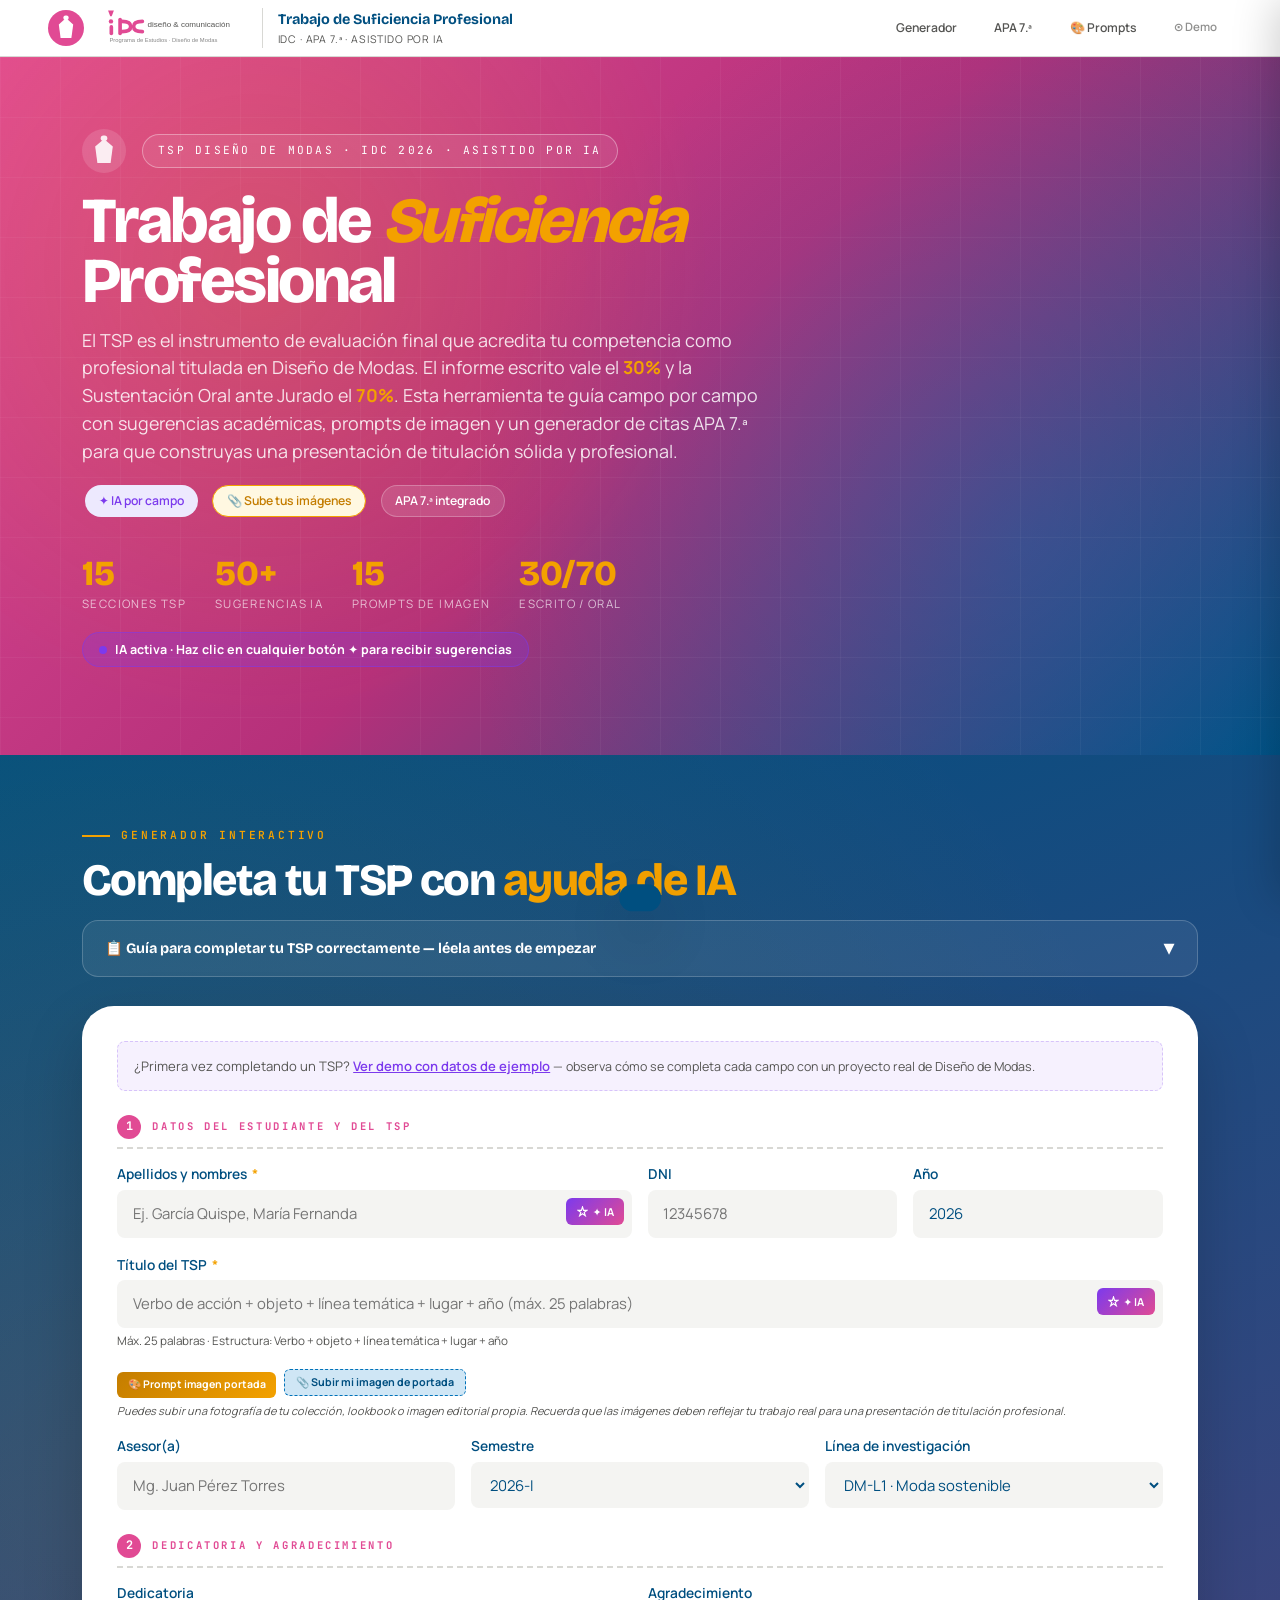
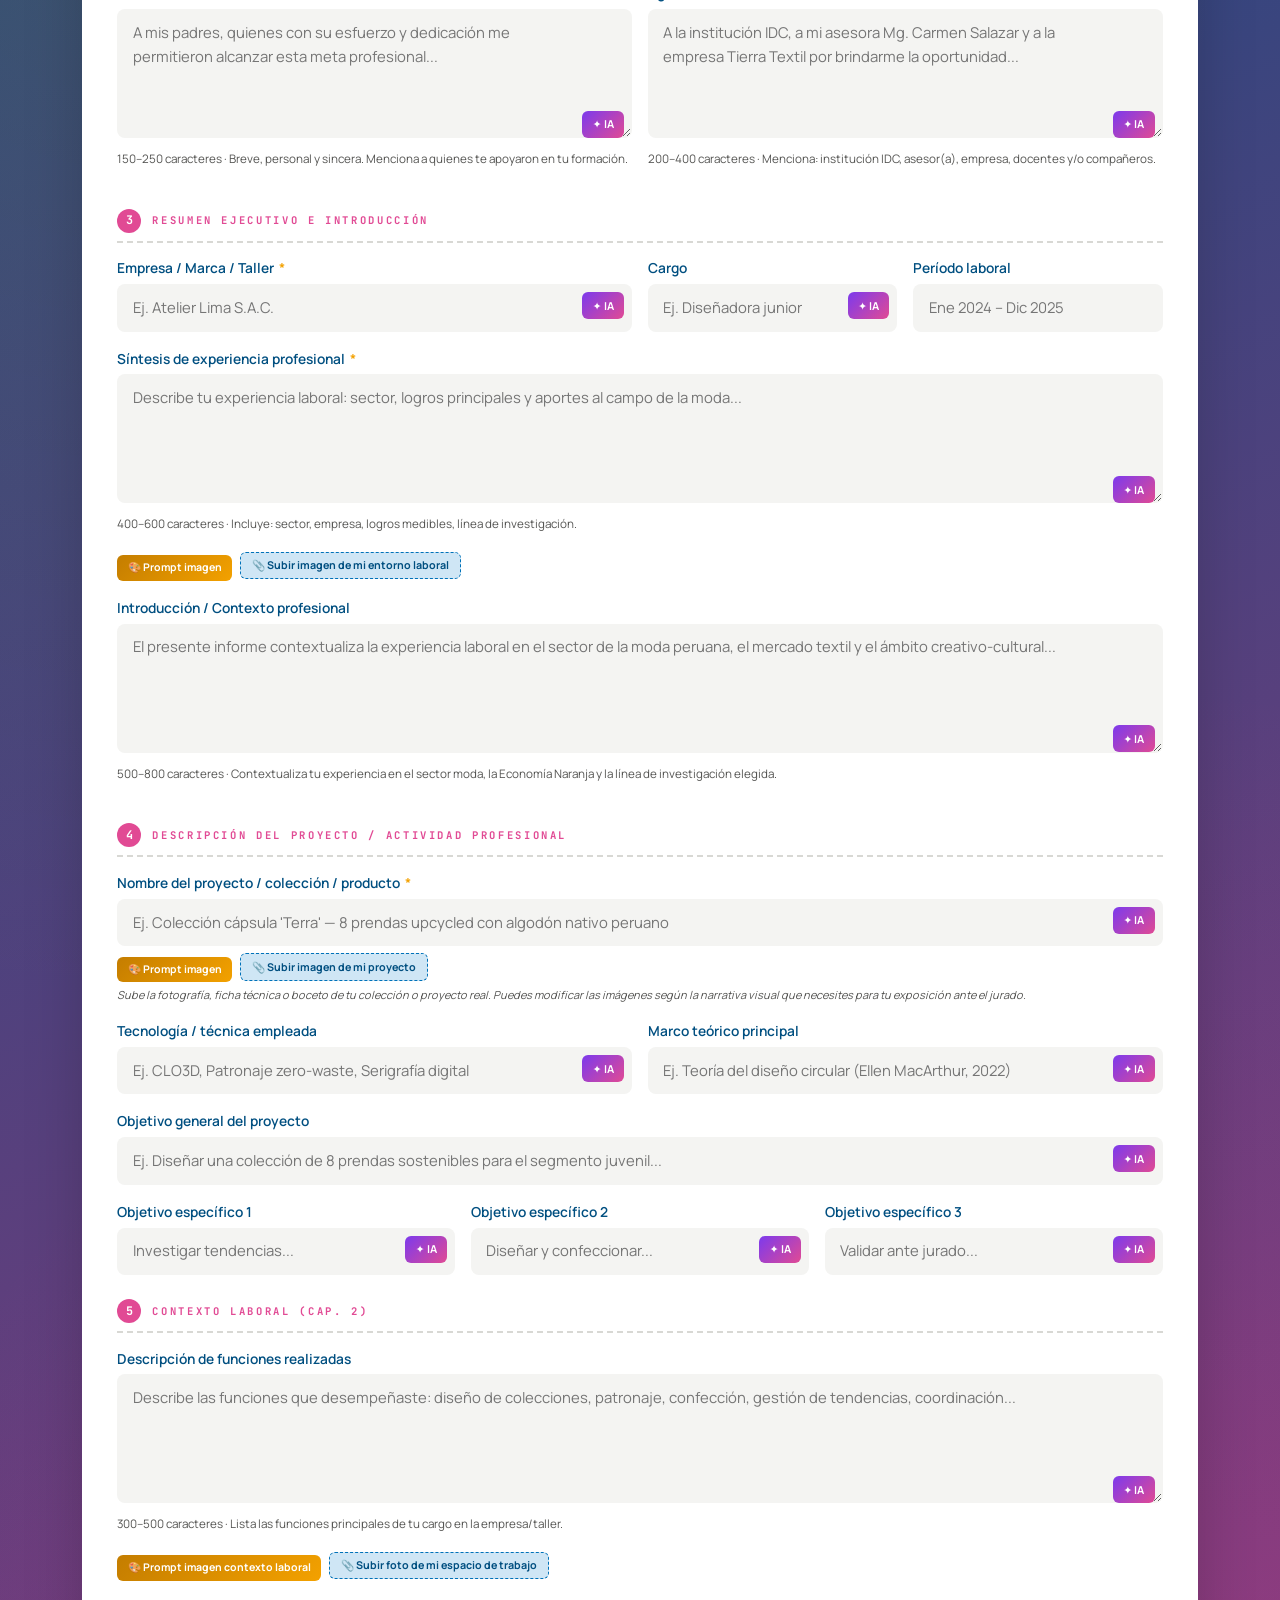
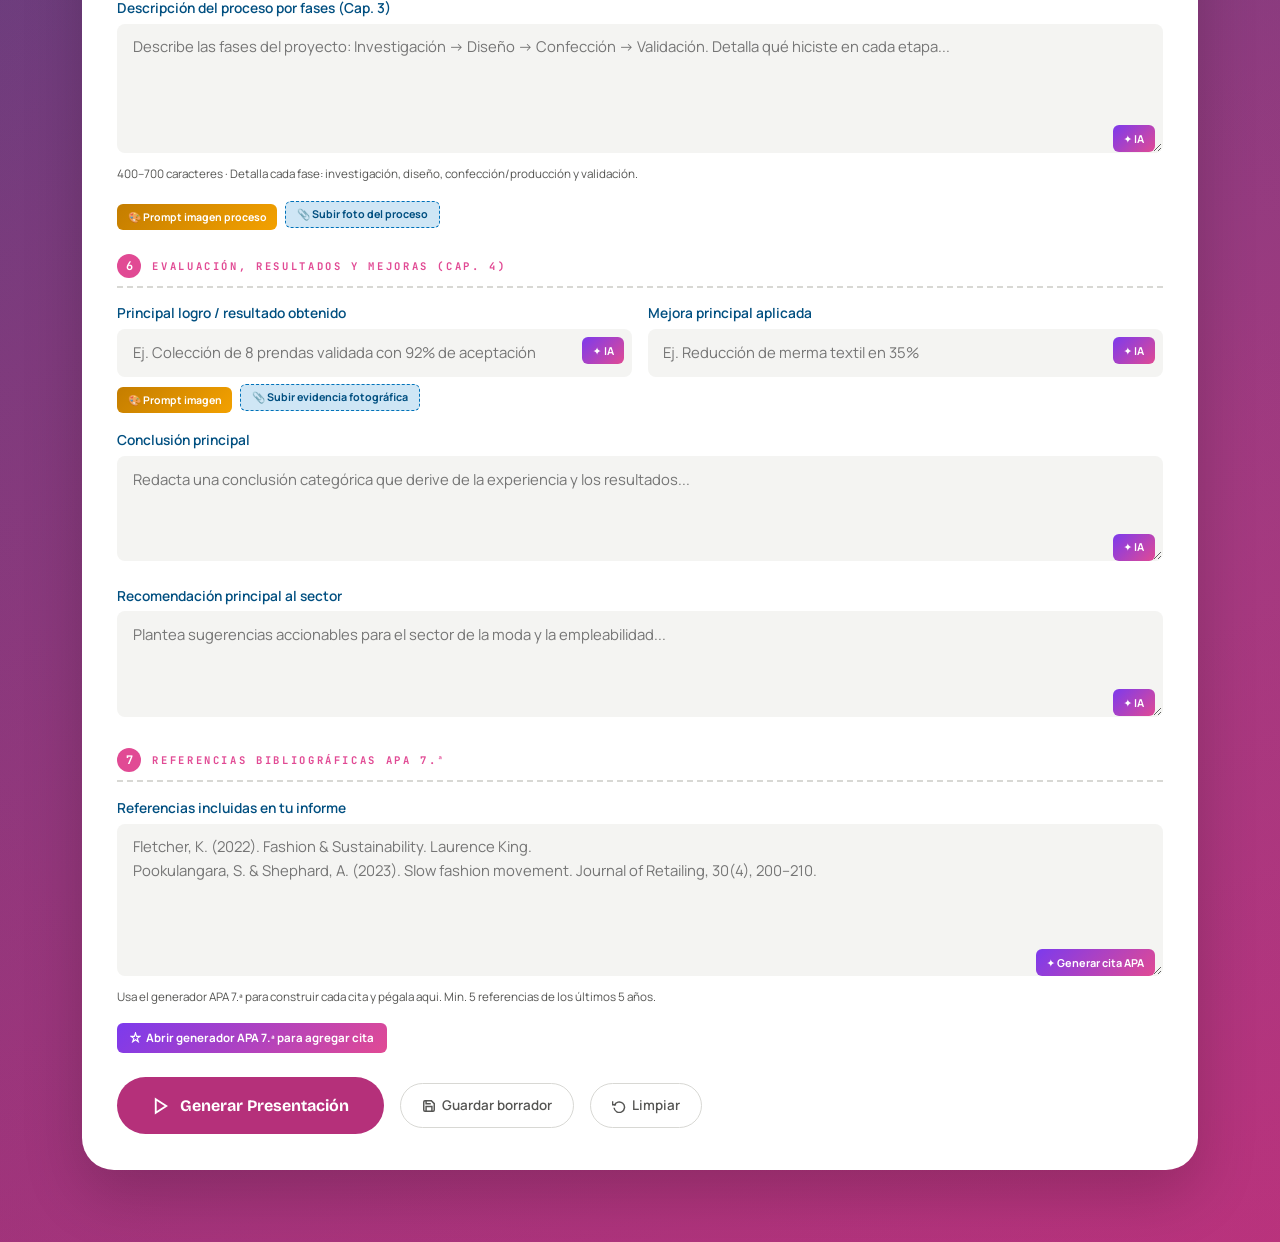
<file: tsp-modas-ai.html>
<!DOCTYPE html>
<html lang="es">
<head>
<meta charset="UTF-8"/>
<meta name="viewport" content="width=device-width, initial-scale=1"/>
<title>TSP · Diseño de Modas · Demo IA</title>
<link href="https://cdn.jsdelivr.net/npm/bootstrap@5.3.3/dist/css/bootstrap.min.css" rel="stylesheet"/>
<link href="https://fonts.googleapis.com/css2?family=Bricolage+Grotesque:opsz,wght@12..96,300..800&family=Manrope:wght@300;400;500;600;700;800&family=JetBrains+Mono:wght@400;600&display=swap" rel="stylesheet"/>
<style>
:root{
  --rosa:#e14a94;--rosa-dark:#b5307a;--rosa-light:#f9d4e9;
  --azul:#0072b9;--azul-dark:#004f80;--azul-light:#cfe6f5;
  --dorado:#f3a100;--dorado-dark:#c47d00;
  --verde:#10b981;--verde-dark:#065f46;--verde-light:#d1fae5;
  --purpura:#7c3aed;--purpura-light:#ede9fe;
  --gris:#555553;--gris-claro:#f4f4f2;--gris-medio:#d8d8d4;
  --crema:#fbfaf6;
  --font-d:'Bricolage Grotesque',system-ui,sans-serif;
  --font-b:'Manrope',system-ui,sans-serif;
  --font-m:'JetBrains Mono',monospace;
  --r-sm:8px;--r-md:16px;--r-lg:24px;--r-xl:32px;
  --sh-sm:0 2px 8px rgba(0,0,0,.06);
  --sh-md:0 8px 24px rgba(0,0,0,.10);
  --sh-lg:0 24px 60px rgba(0,0,0,.18);
  --tr:cubic-bezier(.4,0,.2,1);
}
*{box-sizing:border-box}html{scroll-behavior:smooth}
body{font-family:var(--font-b);color:var(--gris);background:var(--crema);font-size:16px;line-height:1.6;-webkit-font-smoothing:antialiased;overflow-x:hidden}
h1,h2,h3,h4,h5,h6{font-family:var(--font-d);font-weight:700;letter-spacing:-.02em;line-height:1.1;color:var(--azul-dark)}

/* SCROLL */
.scroll-bar{position:fixed;top:0;left:0;width:0%;height:3px;background:linear-gradient(90deg,var(--rosa),var(--azul),var(--dorado));z-index:3000;transition:width .1s linear}

/* HEADER */
.hdr{background:rgba(255,255,255,.95);border-bottom:1px solid var(--gris-medio);position:sticky;top:0;z-index:1000;backdrop-filter:blur(20px)}
.hdr-badge{font-family:var(--font-m);font-size:.68rem;letter-spacing:.15em;text-transform:uppercase;background:var(--rosa);color:#fff;padding:.3rem .8rem;border-radius:999px}
.np{font-size:.76rem;font-weight:600;padding:.38rem .85rem;border-radius:999px;color:var(--gris);text-decoration:none;border:1.5px solid transparent;transition:all .22s var(--tr);white-space:nowrap}
.np:hover{background:var(--rosa);color:#fff;border-color:var(--rosa)}
.np.cta{background:var(--dorado);color:#fff;border-color:var(--dorado)}


/* HERO */
.hero{background:linear-gradient(135deg,var(--rosa) 0%,var(--rosa-dark) 50%,var(--azul-dark) 100%);color:#fff;position:relative;overflow:hidden;padding:4.5rem 0 5.5rem}
.hero::before{content:"";position:absolute;inset:0;background:radial-gradient(circle at 20% 30%,rgba(243,161,0,.18) 0%,transparent 40%),radial-gradient(circle at 80% 70%,rgba(0,114,185,.3) 0%,transparent 50%);pointer-events:none}
.hero::after{content:"";position:absolute;inset:0;background-image:linear-gradient(rgba(255,255,255,.04) 1px,transparent 1px),linear-gradient(90deg,rgba(255,255,255,.04) 1px,transparent 1px);background-size:60px 60px;pointer-events:none}
.hero-c{position:relative;z-index:2}
.eyebrow{display:inline-block;font-family:var(--font-m);font-size:.7rem;letter-spacing:.2em;text-transform:uppercase;padding:.45rem .95rem;border:1px solid rgba(255,255,255,.35);border-radius:999px;background:rgba(255,255,255,.08)}
.hero-t{color:#fff;font-size:clamp(2rem,5.5vw,4rem);font-weight:800;letter-spacing:-.04em;margin:1.1rem 0 .9rem;line-height:.95}
.hero-t .ac{color:var(--dorado);font-style:italic}
.hero-lead{font-size:clamp(.95rem,1.4vw,1.15rem);max-width:700px;color:rgba(255,255,255,.85);line-height:1.55}
.hstats{display:flex;flex-wrap:wrap;gap:1.8rem;margin-top:2.2rem}
.hstat-n{font-family:var(--font-d);font-weight:800;font-size:2.2rem;color:var(--dorado);line-height:1}
.hstat-l{font-size:.72rem;text-transform:uppercase;letter-spacing:.12em;color:rgba(255,255,255,.68);margin-top:.25rem}

/* AI BADGE en hero */
.ai-hero-badge{display:inline-flex;align-items:center;gap:.5rem;background:rgba(124,58,237,.25);border:1px solid rgba(124,58,237,.5);border-radius:999px;padding:.4rem 1rem;font-size:.78rem;font-weight:700;color:#fff;margin-top:1.2rem}
.ai-pulse{width:8px;height:8px;background:var(--purpura);border-radius:50%;animation:pulse 1.5s ease-in-out infinite}
@keyframes pulse{0%,100%{transform:scale(1);opacity:1}50%{transform:scale(1.4);opacity:.6}}

/* SECTION */
.sec{padding:4.5rem 0}
.sec-ey{font-family:var(--font-m);font-size:.7rem;letter-spacing:.25em;text-transform:uppercase;color:var(--rosa);font-weight:600;margin-bottom:.7rem;display:flex;align-items:center;gap:.7rem}
.sec-ey::before{content:"";display:inline-block;width:28px;height:2px;background:var(--rosa)}
.sec-t{font-size:clamp(1.7rem,3.5vw,2.8rem);font-weight:800;letter-spacing:-.035em;margin-bottom:.9rem}
.sec-t .ac{color:var(--dorado)}
.sec-lead{font-size:1rem;max-width:740px;color:var(--gris);margin-bottom:2.2rem}

/* FORM CARD */
.fc{background:#fff;border-radius:var(--r-xl);padding:2.2rem;box-shadow:var(--sh-lg);position:relative;z-index:2}
.step-lbl{font-family:var(--font-m);font-size:.66rem;letter-spacing:.25em;text-transform:uppercase;color:var(--rosa);font-weight:700;margin-bottom:.9rem;padding-bottom:.5rem;border-bottom:2px dashed var(--gris-medio);display:flex;align-items:center;gap:.7rem}
.sn{width:24px;height:24px;background:var(--rosa);color:#fff;border-radius:50%;display:flex;align-items:center;justify-content:center;font-size:.74rem;letter-spacing:0;flex-shrink:0}
.lbl{font-weight:600;font-size:.86rem;color:var(--azul-dark);margin-bottom:.3rem;display:block}
.lbl .req{color:var(--dorado);margin-left:2px}

/* INPUT WRAPPER con botón IA */
.input-ai-wrap{position:relative}
.ctrl{width:100%;padding:.68rem .9rem;font-family:var(--font-b);font-size:.93rem;background:var(--gris-claro);border:1.5px solid transparent;border-radius:var(--r-sm);color:var(--azul-dark);transition:all .22s var(--tr);resize:vertical}
.ctrl:focus{outline:none;background:#fff;border-color:var(--rosa);box-shadow:0 0 0 4px rgba(225,74,148,.12)}
.ctrl.ai-filled{border-color:var(--verde);background:#fff;animation:fillFlash .5s var(--tr)}
@keyframes fillFlash{0%{background:var(--verde-light)}100%{background:#fff}}
.ctrl-hint{font-size:.73rem;color:var(--gris);margin-top:.28rem}

/* BTN IA inline */
.btn-ai{position:absolute;right:.5rem;top:.5rem;background:linear-gradient(135deg,var(--purpura),var(--rosa));color:#fff;border:none;border-radius:6px;padding:.3rem .65rem;font-size:.68rem;font-weight:700;cursor:pointer;display:flex;align-items:center;gap:.3rem;transition:all .2s var(--tr);z-index:2;white-space:nowrap}
.btn-ai:hover{transform:scale(1.07);box-shadow:0 4px 12px rgba(124,58,237,.35)}
.btn-ai svg{width:11px;height:11px;flex-shrink:0}
.ctrl.has-ai-btn{padding-right:5.5rem}
textarea.has-ai-btn{padding-right:.9rem;padding-bottom:2.8rem}
.btn-ai.textarea-pos{position:absolute;right:.5rem;bottom:.5rem;top:auto}

/* BTN IMAGEN */
.btn-img-prompt{display:inline-flex;align-items:center;gap:.4rem;background:linear-gradient(135deg,var(--dorado-dark),var(--dorado));color:#fff;border:none;border-radius:6px;padding:.28rem .65rem;font-size:.66rem;font-weight:700;cursor:pointer;transition:all .2s;margin-top:.3rem}
.btn-img-prompt:hover{transform:scale(1.05)}

/* MODAL IA */
.ai-modal-overlay{position:fixed;inset:0;background:rgba(0,0,0,.55);z-index:5000;display:none;align-items:flex-end;justify-content:center;backdrop-filter:blur(4px);padding:1rem}
.ai-modal-overlay.show{display:flex;animation:fadeIn .2s var(--tr)}
@keyframes fadeIn{from{opacity:0}to{opacity:1}}
.ai-modal{background:#fff;border-radius:var(--r-xl) var(--r-xl) var(--r-lg) var(--r-lg);width:100%;max-width:700px;max-height:82vh;overflow:hidden;display:flex;flex-direction:column;box-shadow:var(--sh-lg);animation:slideUp .3s var(--tr)}
@keyframes slideUp{from{transform:translateY(60px);opacity:0}to{transform:translateY(0);opacity:1}}
.ai-modal-head{padding:1.4rem 1.6rem 1rem;border-bottom:1px solid var(--gris-medio);flex-shrink:0;display:flex;align-items:center;gap:.8rem}
.ai-modal-icon{width:40px;height:40px;border-radius:12px;background:linear-gradient(135deg,var(--purpura),var(--rosa));display:flex;align-items:center;justify-content:center;flex-shrink:0}
.ai-modal-title{font-family:var(--font-d);font-weight:700;font-size:1.1rem;color:var(--azul-dark);margin:0}
.ai-modal-sub{font-size:.8rem;color:var(--gris);margin:0}
.btn-close-modal{margin-left:auto;background:var(--gris-claro);border:none;border-radius:8px;width:32px;height:32px;cursor:pointer;display:flex;align-items:center;justify-content:center;transition:all .2s;flex-shrink:0}
.btn-close-modal:hover{background:var(--rosa);color:#fff}
.ai-modal-body{padding:1.4rem 1.6rem;overflow-y:auto;flex:1}
.ai-tab-bar{display:flex;gap:.4rem;margin-bottom:1.2rem;flex-wrap:wrap}
.ai-tab{font-size:.76rem;font-weight:600;padding:.35rem .85rem;border-radius:999px;border:1.5px solid var(--gris-medio);background:#fff;color:var(--gris);cursor:pointer;transition:all .2s}
.ai-tab.active{background:var(--purpura);border-color:var(--purpura);color:#fff}
.ai-tab-panel{display:none}
.ai-tab-panel.active{display:block}

/* SUGERENCIAS IA */
.ai-sugg-list{display:flex;flex-direction:column;gap:.6rem;margin-bottom:1rem}
.ai-sugg{background:var(--gris-claro);border-radius:var(--r-sm);padding:.9rem 1rem;font-size:.88rem;color:var(--azul-dark);border:1.5px solid transparent;cursor:pointer;transition:all .2s;line-height:1.5;position:relative}
.ai-sugg:hover{border-color:var(--purpura);background:var(--purpura-light)}
.ai-sugg::after{content:"↑ Usar";position:absolute;right:.8rem;top:50%;transform:translateY(-50%);font-size:.7rem;font-weight:700;color:var(--purpura);opacity:0;transition:opacity .2s}
.ai-sugg:hover::after{opacity:1}
.ai-sugg-label{font-family:var(--font-m);font-size:.62rem;letter-spacing:.15em;text-transform:uppercase;color:var(--purpura);font-weight:700;margin-bottom:.4rem}

/* PROMPT IMÁGENES */
.img-prompt-card{background:linear-gradient(135deg,#1a0533 0%,#0a1929 100%);border-radius:var(--r-md);padding:1.2rem;margin-bottom:.8rem;border:1px solid rgba(124,58,237,.3);position:relative;overflow:hidden}
.img-prompt-card::before{content:"";position:absolute;top:-30%;right:-10%;width:200px;height:200px;background:radial-gradient(circle,rgba(124,58,237,.2) 0%,transparent 70%);pointer-events:none}
.img-prompt-label{font-family:var(--font-m);font-size:.62rem;letter-spacing:.18em;text-transform:uppercase;color:var(--purpura);font-weight:700;margin-bottom:.5rem;display:flex;align-items:center;gap:.4rem}
.img-prompt-text{font-family:var(--font-m);font-size:.78rem;color:rgba(255,255,255,.85);line-height:1.7;margin-bottom:.8rem;white-space:pre-wrap}
.img-prompt-tools{display:flex;gap:.4rem;flex-wrap:wrap}
.tool-badge{font-size:.68rem;font-weight:600;padding:.2rem .6rem;border-radius:4px;border:1px solid rgba(255,255,255,.2);color:rgba(255,255,255,.7)}
.btn-copy-prompt{background:var(--purpura);color:#fff;border:none;border-radius:6px;padding:.3rem .8rem;font-size:.72rem;font-weight:700;cursor:pointer;transition:all .2s;display:inline-flex;align-items:center;gap:.3rem;margin-top:.6rem}
.btn-copy-prompt:hover{background:var(--rosa)}
.btn-copy-prompt.copied{background:var(--verde)}

/* LOADING DOTS */
.ai-loading{display:none;align-items:center;gap:.4rem;padding:.8rem;color:var(--purpura);font-size:.85rem;font-weight:600}
.ai-loading.show{display:flex}
.dot{width:6px;height:6px;background:var(--purpura);border-radius:50%;animation:bounce .8s ease-in-out infinite}
.dot:nth-child(2){animation-delay:.15s}
.dot:nth-child(3){animation-delay:.3s}
@keyframes bounce{0%,80%,100%{transform:translateY(0)}40%{transform:translateY(-8px)}}

/* DEMO OVERLAY */
.demo-typing{pointer-events:none;opacity:.6;animation:typing 2s linear}
@keyframes typing{from{opacity:.3}to{opacity:.6}}

/* GENERADOR WRAPPER */
.gen-wrap{background:linear-gradient(160deg,var(--azul-dark) 0%,var(--rosa-dark) 100%);color:#fff;position:relative;overflow:hidden}
.gen-wrap::before{content:"";position:absolute;inset:0;background:radial-gradient(circle at 10% 20%,rgba(243,161,0,.12) 0%,transparent 35%),radial-gradient(circle at 90% 80%,rgba(225,74,148,.2) 0%,transparent 45%);pointer-events:none}
.gen-wrap .sec-ey{color:var(--dorado)}
.gen-wrap .sec-ey::before{background:var(--dorado)}
.gen-wrap .sec-t,.gen-wrap .sec-lead{color:#fff}

/* SLIDE CANVAS */
.slides-preview{margin-top:1.8rem}
.slides-nav{display:flex;gap:.4rem;flex-wrap:wrap;margin-bottom:1.2rem}
.snav-btn{font-size:.72rem;font-weight:600;padding:.35rem .8rem;border-radius:999px;border:1.5px solid var(--gris-medio);background:#fff;color:var(--gris);cursor:pointer;transition:all .22s var(--tr)}
.snav-btn:hover,.snav-btn.active{background:var(--rosa);border-color:var(--rosa);color:#fff}
.slide-canvas{background:#fff;border-radius:var(--r-lg);box-shadow:var(--sh-lg);overflow:hidden;aspect-ratio:16/9;width:100%;position:relative}
.slide-display{display:none;width:100%;height:100%}
.slide-display.active{display:flex;flex-direction:column;width:100%;height:100%}

/* SLIDE TIPOS */
.s-portada{background:linear-gradient(135deg,var(--rosa) 0%,var(--rosa-dark) 50%,var(--azul-dark) 100%);color:#fff;padding:5% 8%;display:flex;flex-direction:column;justify-content:space-between;position:relative;overflow:hidden;height:100%}
.s-portada::before{content:"";position:absolute;inset:0;background:radial-gradient(circle at 80% 20%,rgba(243,161,0,.2) 0%,transparent 40%);pointer-events:none}
.s-hdr{background:linear-gradient(135deg,var(--rosa) 0%,var(--rosa-dark) 100%);color:#fff;padding:2.5% 8%;display:flex;align-items:center;gap:1.5%;flex-shrink:0}
.s-hdr-n{font-family:var(--font-d);font-weight:800;font-size:clamp(1rem,2vw,1.8rem);opacity:.4}
.s-hdr-t{font-family:var(--font-d);font-weight:700;font-size:clamp(.7rem,1.3vw,1.1rem);color:#fff;margin:0}
.s-body{padding:2.5% 8%;flex:1;display:flex;flex-direction:column;justify-content:center}
.s-foot{background:var(--gris-claro);padding:1.2% 8%;display:flex;justify-content:space-between;align-items:center;flex-shrink:0;border-top:2px solid var(--rosa-light)}
.s-foot-t{font-family:var(--font-m);font-size:clamp(.32rem,.5vw,.46rem);color:var(--gris);opacity:.7}
.s-foot-n{font-family:var(--font-d);font-weight:800;font-size:clamp(.5rem,.85vw,.75rem);color:var(--rosa)}
.s-tag{display:inline-block;font-family:var(--font-m);font-size:clamp(.38rem,.58vw,.55rem);letter-spacing:.12em;background:var(--rosa-light);color:var(--rosa-dark);padding:.18em .55em;border-radius:4px;margin-bottom:.4em}
.s-col-t{font-family:var(--font-m);font-size:clamp(.42rem,.6vw,.57rem);letter-spacing:.18em;text-transform:uppercase;color:var(--rosa);font-weight:700;margin-bottom:.45em;padding-bottom:.25em;border-bottom:2px solid var(--rosa-light)}
.s-txt{font-size:clamp(.5rem,.82vw,.75rem);color:var(--gris);line-height:1.6;margin-bottom:.6em}
.s-title{font-family:var(--font-d);font-weight:700;font-size:clamp(.65rem,1.1vw,.95rem);color:var(--azul-dark);margin-bottom:.35em}
.s-2col{display:grid;grid-template-columns:1fr 1fr;gap:4%}
.s-list{list-style:none;padding:0;margin:0}
.s-list li{font-size:clamp(.46rem,.78vw,.72rem);color:var(--gris);padding:.25em 0;padding-left:1.1em;position:relative;line-height:1.5}
.s-list li::before{content:"◆";position:absolute;left:0;color:var(--rosa);font-size:.45em;top:.55em}
.s-eyebrow{font-family:var(--font-m);font-size:clamp(.38rem,.55vw,.52rem);letter-spacing:.18em;text-transform:uppercase;color:#fff;opacity:.7;margin-bottom:.3em}
.s-big-t{font-family:var(--font-d);font-weight:800;font-size:clamp(.9rem,1.9vw,1.7rem);color:#fff;margin:.4em 0 .6em;line-height:1.05}
.s-sub{font-size:clamp(.5rem,.8vw,.73rem);opacity:.85;margin-bottom:.3em}
.s-autor{font-size:clamp(.46rem,.72vw,.65rem);opacity:.75}
.s-badge-pill{display:inline-block;font-family:var(--font-m);font-size:clamp(.38rem,.56vw,.52rem);letter-spacing:.14em;background:rgba(255,255,255,.14);border:1px solid rgba(255,255,255,.3);padding:.25em .7em;border-radius:999px;margin-bottom:.6em}

/* SLIDE AI WATERMARK */
.slide-ai-mark{position:absolute;bottom:4%;right:2%;font-family:var(--font-m);font-size:clamp(.28rem,.42vw,.38rem);color:var(--purpura);opacity:.5;letter-spacing:.1em}

/* SLIDE NAV CTRL */
.slide-ctrl{display:flex;justify-content:space-between;align-items:center;margin-top:.8rem;padding:.8rem 1rem;background:#fff;border-radius:var(--r-md);border:1px solid var(--gris-medio)}
.btn-nav-s{background:var(--gris-claro);border:none;border-radius:var(--r-sm);padding:.5rem 1rem;font-weight:600;font-size:.84rem;cursor:pointer;color:var(--azul-dark);transition:all .22s var(--tr);display:flex;align-items:center;gap:.35rem}
.btn-nav-s:hover{background:var(--rosa);color:#fff}
.btn-nav-s:disabled{opacity:.3;cursor:not-allowed}
.slide-ctr{font-family:var(--font-m);font-size:.82rem;color:var(--gris);font-weight:600}

/* EXPORT */
.exp-panel{background:var(--gris-claro);border-radius:var(--r-lg);padding:1.8rem;margin-top:1.2rem;border:1px solid var(--gris-medio)}
.exp-grid{display:grid;grid-template-columns:repeat(auto-fit,minmax(180px,1fr));gap:.8rem}
.exp-card{background:#fff;border-radius:var(--r-md);padding:1.1rem;border:1px solid var(--gris-medio);cursor:pointer;transition:all .22s var(--tr);text-align:center}
.exp-card:hover{border-color:var(--rosa);transform:translateY(-2px);box-shadow:var(--sh-sm)}
.exp-icon{width:44px;height:44px;border-radius:10px;display:flex;align-items:center;justify-content:center;margin:0 auto .65rem;font-size:1.3rem}

/* BTNS */
.btn-gen{position:relative;display:inline-flex;align-items:center;gap:.6rem;padding:1rem 2.2rem;background:var(--rosa-dark);color:#fff;font-family:var(--font-d);font-weight:700;font-size:1rem;border:none;border-radius:999px;cursor:pointer;overflow:hidden;isolation:isolate;transition:transform .3s var(--tr),box-shadow .3s var(--tr)}
.btn-gen:hover{transform:rotate(-1.5deg) scale(1.03);box-shadow:0 12px 36px rgba(225,74,148,.38)}
.btn-sec{background:transparent;color:var(--gris);border:1.5px solid var(--gris-medio);padding:.65rem 1.3rem;border-radius:999px;font-size:.84rem;font-weight:600;cursor:pointer;transition:all .22s var(--tr);display:inline-flex;align-items:center;gap:.4rem}
.btn-sec:hover{border-color:var(--rosa);color:var(--rosa-dark)}
.btn-demo{background:linear-gradient(135deg,var(--verde),var(--azul));color:#fff;border:none;padding:.8rem 1.8rem;border-radius:999px;font-family:var(--font-d);font-weight:700;font-size:.95rem;cursor:pointer;display:inline-flex;align-items:center;gap:.5rem;transition:all .25s var(--tr);box-shadow:0 8px 24px rgba(16,185,129,.3)}
.btn-demo:hover{transform:scale(1.04);box-shadow:0 12px 36px rgba(16,185,129,.4)}

/* TOAST */
.toast-t{position:fixed;bottom:24px;left:50%;transform:translateX(-50%) translateY(130%);background:var(--azul-dark);color:#fff;padding:.85rem 1.3rem;border-radius:999px;font-size:.85rem;font-weight:600;box-shadow:var(--sh-lg);z-index:9999;display:flex;align-items:center;gap:.5rem;transition:transform .3s var(--tr);pointer-events:none;max-width:90vw}
.toast-t.show{transform:translateX(-50%) translateY(0)}
.toast-t.ok{background:var(--verde)}
.toast-t.ai{background:var(--purpura)}

/* CARDS INFO */
.info-card{background:#fff;border-radius:var(--r-md);padding:1.6rem;box-shadow:var(--sh-sm);border:1px solid var(--gris-medio);transition:all .3s var(--tr);height:100%}
.info-card:hover{transform:translateY(-3px);box-shadow:var(--sh-md);border-color:var(--rosa)}
.info-card-n{font-family:var(--font-d);font-weight:800;font-size:2rem;color:var(--rosa);line-height:1;margin-bottom:.5rem}

/* FEATURE BADGES */
.feat-badge{display:inline-flex;align-items:center;gap:.4rem;padding:.35rem .85rem;border-radius:999px;font-size:.76rem;font-weight:600;margin:.2rem}
.feat-badge.ai{background:var(--purpura-light);color:var(--purpura)}
.feat-badge.img{background:#fff8e1;color:var(--dorado-dark);border:1px solid var(--dorado)}
.feat-badge.demo{background:var(--verde-light);color:var(--verde-dark)}

/* GUIDE BOX */
.guide-box{background:rgba(255,255,255,.07);border:1px solid rgba(255,255,255,.2);border-radius:var(--r-md);margin-bottom:1.8rem}
.guide-head{padding:1rem 1.4rem;cursor:pointer;display:flex;justify-content:space-between;align-items:center;font-family:var(--font-d);font-weight:700;font-size:.9rem;color:#fff;user-select:none;border-radius:var(--r-md)}
.guide-head:hover{background:rgba(255,255,255,.05)}
.guide-body{padding:0 1.4rem 1.4rem;display:none}
.guide-body.open{display:block}
.guide-grid{display:grid;grid-template-columns:1fr 1fr;gap:.75rem}
.guide-item{display:flex;gap:.75rem;background:rgba(255,255,255,.07);border-radius:var(--r-sm);padding:.9rem;border:1px solid rgba(255,255,255,.1)}
.guide-item strong{font-size:.85rem;color:#fff;display:block;margin-bottom:.25rem}
.guide-item p{font-size:.77rem;color:rgba(255,255,255,.72);margin:0;line-height:1.55}
.guide-num{width:24px;height:24px;background:var(--dorado);color:var(--azul-dark);border-radius:50%;display:flex;align-items:center;justify-content:center;font-size:.72rem;font-weight:800;flex-shrink:0;margin-top:.1rem}

/* DEMO HINT */
.demo-hint{background:rgba(124,58,237,.07);border:1px dashed rgba(124,58,237,.25);border-radius:var(--r-sm);padding:.7rem 1rem;margin-bottom:1.5rem}

/* IMAGE UPLOAD */
.img-action-row{display:flex;align-items:center;gap:.5rem;flex-wrap:wrap;margin-top:.35rem}
.btn-upload{display:inline-flex;align-items:center;gap:.35rem;background:var(--azul-light);color:var(--azul-dark);border:1.5px dashed var(--azul);border-radius:6px;padding:.26rem .7rem;font-size:.67rem;font-weight:700;cursor:pointer;transition:all .2s;white-space:nowrap}
.btn-upload:hover{background:var(--azul);color:#fff;border-style:solid}
.upload-hint{font-size:.69rem;color:var(--gris);font-style:italic;margin:.25rem 0 0;display:block}

/* PROMPTS DRAWER */
.prompts-drawer{position:fixed;right:0;top:0;height:100vh;width:min(460px,95vw);background:#fff;box-shadow:-6px 0 40px rgba(0,0,0,.18);z-index:6000;overflow-y:auto;padding:1.6rem;transform:translateX(100%);transition:transform .35s cubic-bezier(.4,0,.2,1)}
.prompts-drawer.open{transform:translateX(0)}
.prompts-drawer-head{display:flex;justify-content:space-between;align-items:flex-start;gap:.8rem;margin-bottom:1rem;padding-bottom:.9rem;border-bottom:1px solid var(--gris-medio)}
.prompts-drawer-overlay{position:fixed;inset:0;background:rgba(0,0,0,.3);z-index:5999;display:none}
.prompts-drawer-overlay.show{display:block}

/* APA PANEL */
.apa-panel{position:fixed;left:50%;top:50%;transform:translate(-50%,-50%) scale(.95);background:#fff;border-radius:var(--r-xl);box-shadow:0 32px 80px rgba(0,0,0,.22);z-index:6000;width:min(600px,95vw);max-height:88vh;overflow-y:auto;padding:2rem;opacity:0;pointer-events:none;transition:all .28s cubic-bezier(.4,0,.2,1)}
.apa-panel.open{opacity:1;pointer-events:all;transform:translate(-50%,-50%) scale(1)}
.apa-overlay{position:fixed;inset:0;background:rgba(0,0,0,.4);z-index:5999;display:none;backdrop-filter:blur(3px)}
.apa-overlay.show{display:block}
.apa-row{display:grid;grid-template-columns:1fr 1fr;gap:.7rem;margin-bottom:.7rem}

/* RESPONSIVE */
@media(max-width:768px){.sec{padding:3rem 0}.hero{padding:3rem 0 4rem}.fc{padding:1.4rem}.s-2col{grid-template-columns:1fr}.guide-grid{grid-template-columns:1fr}.apa-row{grid-template-columns:1fr}}
@media print{.hdr,.gen-wrap,.toast-t,.scroll-bar{display:none!important}}
</style>
</head>
<body>

<div class="scroll-bar" id="scrollBar"></div>

<!-- HEADER -->
<header class="hdr">
  <div class="container-fluid px-3 px-md-5 py-2">
    <div class="d-flex align-items-center justify-content-between gap-3">
      <div class="d-flex align-items-center gap-3">
        <!-- Ícono especialidad Diseño de Modas -->
        <svg width="36" height="36" viewBox="0 0 40 40" xmlns="http://www.w3.org/2000/svg" style="flex-shrink:0">
          <circle cx="20" cy="20" r="20" fill="#e14a94"/>
          <polygon points="20,9 28,16 26,31 14,31 12,16" fill="white"/>
          <rect x="17" y="6" width="6" height="5" rx="2.5" fill="white"/>
        </svg>
        <!-- Logo IDC Modas SVG -->
        <svg viewBox="0 0 200 52" height="38" xmlns="http://www.w3.org/2000/svg" class="d-none d-md-block">
          <polygon points="11,2 19,2 16,10 14,10" fill="#e14a94"/>
          <circle cx="15" cy="17" r="3" fill="#e14a94"/>
          <rect x="13" y="22" width="5" height="14" rx="2.5" fill="#e14a94"/>
          <rect x="25" y="12" width="5" height="24" rx="2.5" fill="#e14a94"/>
          <path d="M30 17 Q42 17 42 24 Q42 31 30 31" fill="none" stroke="#e14a94" stroke-width="5" stroke-linecap="round"/>
          <path d="M58 17 Q46 17 46 24 Q46 31 58 31" fill="none" stroke="#e14a94" stroke-width="5" stroke-linecap="round"/>
          <text x="65" y="25" font-family="'Segoe UI',sans-serif" font-size="11" fill="#555553">diseño &amp; comunicación</text>
          <text x="13" y="45" font-family="'Segoe UI',sans-serif" font-size="8" fill="#868686">Programa de Estudios · Diseño de Modas</text>
        </svg>
        <div class="d-none d-lg-block" style="border-left:1px solid var(--gris-medio);padding-left:.9rem">
          <p style="font-family:var(--font-d);font-weight:700;font-size:.9rem;color:var(--azul-dark);margin:0">Trabajo de Suficiencia Profesional</p>
          <p style="font-size:.66rem;color:var(--gris);text-transform:uppercase;letter-spacing:.08em;margin:0">IDC · APA 7.ª · Asistido por IA</p>
        </div>
      </div>
      <nav class="d-flex gap-2 flex-wrap">
        <a href="#generador" class="np">Generador</a>
        <a href="#" class="np" onclick="toggleApaPanel();return false">APA 7.ª</a>
        <a href="#" class="np" onclick="togglePromptsDrawer();return false">🎨 Prompts</a>
        <a href="#" class="np" style="opacity:.65;font-size:.72rem" onclick="activarDemo();return false">⊙ Demo</a>
      </nav>
    </div>
  </div>
</header>

<!-- HERO -->
<section class="hero">
  <div class="container hero-c">
    <div class="d-flex align-items-center gap-3 mb-2">
      <svg width="44" height="44" viewBox="0 0 40 40" xmlns="http://www.w3.org/2000/svg" style="flex-shrink:0;opacity:.9">
        <circle cx="20" cy="20" r="20" fill="rgba(255,255,255,.15)"/>
        <polygon points="20,9 28,16 26,31 14,31 12,16" fill="white"/>
        <rect x="17" y="6" width="6" height="5" rx="2.5" fill="white"/>
      </svg>
      <span class="eyebrow">TSP Diseño de Modas · IDC 2026 · Asistido por IA</span>
    </div>
    <h1 class="hero-t">Trabajo de <span class="ac">Suficiencia</span><br>Profesional</h1>
    <p class="hero-lead">El TSP es el instrumento de evaluación final que acredita tu competencia como profesional titulada en Diseño de Modas. El informe escrito vale el <strong style="color:var(--dorado)">30%</strong> y la Sustentación Oral ante Jurado el <strong style="color:var(--dorado)">70%</strong>. Esta herramienta te guía campo por campo con sugerencias académicas, prompts de imagen y un generador de citas APA 7.ª para que construyas una presentación de titulación sólida y profesional.</p>
    <div class="d-flex flex-wrap gap-2 mt-3">
      <span class="feat-badge ai">✦ IA por campo</span>
      <span class="feat-badge img">📎 Sube tus imágenes</span>
      <span class="feat-badge" style="background:rgba(255,255,255,.12);color:#fff;border:1px solid rgba(255,255,255,.25)">APA 7.ª integrado</span>
    </div>
    <div class="hstats">
      <div><div class="hstat-n">15</div><div class="hstat-l">Secciones TSP</div></div>
      <div><div class="hstat-n">50+</div><div class="hstat-l">Sugerencias IA</div></div>
      <div><div class="hstat-n">15</div><div class="hstat-l">Prompts de imagen</div></div>
      <div><div class="hstat-n">30/70</div><div class="hstat-l">Escrito / Oral</div></div>
    </div>
    <div class="ai-hero-badge">
      <span class="ai-pulse"></span>
      IA activa · Haz clic en cualquier botón ✦ para recibir sugerencias
    </div>
  </div>
</section>

<!-- GENERADOR -->
<section class="sec gen-wrap" id="generador">
<div class="container" style="position:relative;z-index:2">
  <p class="sec-ey">Generador Interactivo</p>
  <h2 class="sec-t">Completa tu TSP con <span class="ac">ayuda de IA</span></h2>

  <!-- GUÍA ACORDEÓN -->
  <div class="guide-box">
    <div class="guide-head" onclick="toggleGuide()">
      <span>📋 Guía para completar tu TSP correctamente — léela antes de empezar</span>
      <span id="guideArrow">▼</span>
    </div>
    <div class="guide-body" id="guideBody">
      <div class="guide-grid">
        <div class="guide-item">
          <span class="guide-num">1</span>
          <div><strong>Título del TSP</strong><p>Máx. 25 palabras. Estructura obligatoria: <em>Verbo de acción + objeto de estudio + línea temática + lugar + año</em>. Ejemplo: «Diseño de colección cápsula sostenible mediante técnicas de upcycling para el mercado juvenil limeño, 2025». Evita nombres propios de marcas comerciales en el título.</p></div>
        </div>
        <div class="guide-item">
          <span class="guide-num">2</span>
          <div><strong>Resumen ejecutivo</strong><p>Redacta en tercera persona. Incluye: empresa, cargo, período, logros medibles y línea de investigación. Máx. 150 palabras. El jurado lo lee primero y forma su primera impresión.</p></div>
        </div>
        <div class="guide-item">
          <span class="guide-num">3</span>
          <div><strong>Objetivos (general y específicos)</strong><p>El objetivo general debe comenzar con <strong>verbo en infinitivo</strong>: Diseñar, Implementar, Desarrollar. Los tres objetivos específicos deben ser medibles y usar verbos de nivel Bloom: Investigar, Diseñar, Validar. Cada OE sustenta un capítulo del informe.</p></div>
        </div>
        <div class="guide-item">
          <span class="guide-num">4</span>
          <div><strong>Marco teórico</strong><p>Cita solo fuentes de los <strong>últimos 5 años</strong> en formato APA 7.ª. Incluye al menos 1 autor peruano o latinoamericano. Usa el botón <strong>APA 7.ª</strong> de la barra superior para construir tus referencias correctamente.</p></div>
        </div>
        <div class="guide-item">
          <span class="guide-num">5</span>
          <div><strong>Logros y mejoras (cuantifica)</strong><p>El jurado valora resultados concretos. Usa porcentajes, cantidades y métricas: «Colección de 8 prendas con 92% de aceptación», «Reducción de merma en 35%». La autoreflexión sobre tu práctica profesional es parte de la evaluación oral (70%).</p></div>
        </div>
        <div class="guide-item">
          <span class="guide-num">6</span>
          <div><strong>Imágenes en la presentación</strong><p>Cada slide puede llevar una imagen tuya: fotografía de producto, lookbook, ficha técnica, evidencia del proceso. Usa el botón <strong>📎 Subir imagen</strong> de cada campo. Si no tienes fotografía, usa los <strong>Prompts IA</strong> para generarla. Las imágenes deben ser de tu autoría o con crédito APA.</p></div>
        </div>
      </div>
      <p style="font-size:.77rem;color:rgba(255,255,255,.65);margin-top:1rem;padding-top:.8rem;border-top:1px dashed rgba(255,255,255,.2)">Cada campo tiene un botón <strong style="color:var(--dorado)">✦ IA</strong> con sugerencias académicas. <strong>Las sugerencias son modelos orientadores — debes adaptarlas a tu experiencia laboral real y tu proyecto personal</strong> para alcanzar el título profesional en Diseño de Modas.</p>
    </div>
  </div>

  <div class="fc">

    <!-- DEMO HINT sutil -->
    <div class="demo-hint">
      <span style="font-size:.82rem;color:var(--gris)">¿Primera vez completando un TSP? </span>
      <button onclick="activarDemo()" style="background:none;border:none;color:var(--purpura);font-size:.82rem;font-weight:600;cursor:pointer;padding:0;text-decoration:underline">Ver demo con datos de ejemplo</button>
      <span style="font-size:.78rem;color:var(--gris)"> — observa cómo se completa cada campo con un proyecto real de Diseño de Modas.</span>
    </div>

    <!-- PASO 1: DATOS -->
    <div class="step-lbl"><span class="sn">1</span>Datos del estudiante y del TSP</div>
    <div class="row g-3 mb-4">
      <div class="col-md-6">
        <label class="lbl">Apellidos y nombres <span class="req">*</span></label>
        <div class="input-ai-wrap">
          <input type="text" class="ctrl has-ai-btn" id="autor" placeholder="Ej. García Quispe, María Fernanda"/>
          <button class="btn-ai" onclick="abrirModal('autor','nombre')">
            <svg viewBox="0 0 24 24" fill="none" stroke="currentColor" stroke-width="2.5"><path d="M12 2l2.4 7.4H22l-6.2 4.5 2.4 7.4L12 17l-6.2 4.3 2.4-7.4L2 9.4h7.6z"/></svg>✦ IA
          </button>
        </div>
      </div>
      <div class="col-md-3">
        <label class="lbl">DNI</label>
        <input type="text" class="ctrl" id="dni" placeholder="12345678"/>
      </div>
      <div class="col-md-3">
        <label class="lbl">Año</label>
        <input type="text" class="ctrl" id="anio" placeholder="2026" value="2026"/>
      </div>
      <div class="col-12">
        <label class="lbl">Título del TSP <span class="req">*</span></label>
        <div class="input-ai-wrap">
          <input type="text" class="ctrl has-ai-btn" id="titulo" placeholder="Verbo de acción + objeto + línea temática + lugar + año (máx. 25 palabras)"/>
          <button class="btn-ai" onclick="abrirModal('titulo','titulo')">
            <svg viewBox="0 0 24 24" fill="none" stroke="currentColor" stroke-width="2.5"><path d="M12 2l2.4 7.4H22l-6.2 4.5 2.4 7.4L12 17l-6.2 4.3 2.4-7.4L2 9.4h7.6z"/></svg>✦ IA
          </button>
        </div>
        <p class="ctrl-hint">Máx. 25 palabras · Estructura: Verbo + objeto + línea temática + lugar + año</p>
        <div class="img-action-row">
          <button class="btn-img-prompt" onclick="abrirModal('titulo','img-portada')">🎨 Prompt imagen portada</button>
          <label class="btn-upload" for="file-portada">📎 Subir mi imagen de portada</label>
          <input type="file" id="file-portada" accept="image/*" style="display:none" onchange="cargarImagen(this,'portada')"/>
          <img id="preview-portada" style="display:none;max-height:60px;border-radius:4px;vertical-align:middle"/>
        </div>
        <p class="upload-hint">Puedes subir una fotografía de tu colección, lookbook o imagen editorial propia. Recuerda que las imágenes deben reflejar tu trabajo real para una presentación de titulación profesional.</p>
      </div>
      <div class="col-md-4">
        <label class="lbl">Asesor(a)</label>
        <input type="text" class="ctrl" id="asesor" placeholder="Mg. Juan Pérez Torres"/>
      </div>
      <div class="col-md-4">
        <label class="lbl">Semestre</label>
        <select class="ctrl" id="semestre">
          <option value="2026-I">2026-I</option>
          <option value="2025-II">2025-II</option>
          <option value="2026-II">2026-II</option>
        </select>
      </div>
      <div class="col-md-4">
        <label class="lbl">Línea de investigación</label>
        <select class="ctrl" id="linea" onchange="actualizarLinea()">
          <option value="Moda sostenible y reciclaje textil">DM-L1 · Moda sostenible</option>
          <option value="Innovación textil">DM-L2 · Innovación textil</option>
          <option value="Diseño de moda inclusivo">DM-L3 · Moda inclusiva</option>
          <option value="Tendencias y consumo responsable">DM-L4 · Tendencias</option>
          <option value="Tecnología en la moda">DM-L5 · Fashion Tech</option>
        </select>
      </div>
    </div>

    <!-- PASO 2: DEDICATORIA Y AGRADECIMIENTO -->
    <div class="step-lbl"><span class="sn">2</span>Dedicatoria y Agradecimiento</div>
    <div class="row g-3 mb-4">
      <div class="col-md-6">
        <label class="lbl">Dedicatoria</label>
        <div class="input-ai-wrap">
          <textarea class="ctrl has-ai-btn" id="dedicatoria" rows="3" placeholder="A mis padres, quienes con su esfuerzo y dedicación me permitieron alcanzar esta meta profesional..."></textarea>
          <button class="btn-ai textarea-pos" onclick="abrirModal('dedicatoria','dedicatoria')">✦ IA</button>
        </div>
        <p class="ctrl-hint">150–250 caracteres · Breve, personal y sincera. Menciona a quienes te apoyaron en tu formación.</p>
      </div>
      <div class="col-md-6">
        <label class="lbl">Agradecimiento</label>
        <div class="input-ai-wrap">
          <textarea class="ctrl has-ai-btn" id="agradecimiento" rows="3" placeholder="A la institución IDC, a mi asesora Mg. Carmen Salazar y a la empresa Tierra Textil por brindarme la oportunidad..."></textarea>
          <button class="btn-ai textarea-pos" onclick="abrirModal('agradecimiento','agradecimiento')">✦ IA</button>
        </div>
        <p class="ctrl-hint">200–400 caracteres · Menciona: institución IDC, asesor(a), empresa, docentes y/o compañeros.</p>
      </div>
    </div>

    <!-- PASO 3: RESUMEN E INTRODUCCIÓN -->
    <div class="step-lbl"><span class="sn">3</span>Resumen Ejecutivo e Introducción</div>
    <div class="row g-3 mb-4">
      <div class="col-md-6">
        <label class="lbl">Empresa / Marca / Taller <span class="req">*</span></label>
        <div class="input-ai-wrap">
          <input type="text" class="ctrl has-ai-btn" id="empresa" placeholder="Ej. Atelier Lima S.A.C."/>
          <button class="btn-ai" onclick="abrirModal('empresa','empresa')">✦ IA</button>
        </div>
      </div>
      <div class="col-md-3">
        <label class="lbl">Cargo</label>
        <div class="input-ai-wrap">
          <input type="text" class="ctrl has-ai-btn" id="cargo" placeholder="Ej. Diseñadora junior"/>
          <button class="btn-ai" onclick="abrirModal('cargo','cargo')">✦ IA</button>
        </div>
      </div>
      <div class="col-md-3">
        <label class="lbl">Período laboral</label>
        <input type="text" class="ctrl" id="periodo" placeholder="Ene 2024 – Dic 2025"/>
      </div>
      <div class="col-12">
        <label class="lbl">Síntesis de experiencia profesional <span class="req">*</span></label>
        <div class="input-ai-wrap">
          <textarea class="ctrl has-ai-btn" id="resumen" rows="3" placeholder="Describe tu experiencia laboral: sector, logros principales y aportes al campo de la moda..."></textarea>
          <button class="btn-ai textarea-pos" onclick="abrirModal('resumen','resumen')">✦ IA</button>
        </div>
        <p class="ctrl-hint">400–600 caracteres · Incluye: sector, empresa, logros medibles, línea de investigación.</p>
        <div class="img-action-row">
          <button class="btn-img-prompt" onclick="abrirModal('resumen','img-resumen')">🎨 Prompt imagen</button>
          <label class="btn-upload" for="file-resumen">📎 Subir imagen de mi entorno laboral</label>
          <input type="file" id="file-resumen" accept="image/*" style="display:none" onchange="cargarImagen(this,'resumen')"/>
          <img id="preview-resumen" style="display:none;max-height:60px;border-radius:4px;vertical-align:middle"/>
        </div>
      </div>
      <div class="col-12">
        <label class="lbl">Introducción / Contexto profesional</label>
        <div class="input-ai-wrap">
          <textarea class="ctrl has-ai-btn" id="introduccion" rows="3" placeholder="El presente informe contextualiza la experiencia laboral en el sector de la moda peruana, el mercado textil y el ámbito creativo-cultural..."></textarea>
          <button class="btn-ai textarea-pos" onclick="abrirModal('introduccion','introduccion')">✦ IA</button>
        </div>
        <p class="ctrl-hint">500–800 caracteres · Contextualiza tu experiencia en el sector moda, la Economía Naranja y la línea de investigación elegida.</p>
      </div>
    </div>

    <!-- PASO 4: PROYECTO -->
    <div class="step-lbl"><span class="sn">4</span>Descripción del Proyecto / Actividad Profesional</div>
    <div class="row g-3 mb-4">
      <div class="col-12">
        <label class="lbl">Nombre del proyecto / colección / producto <span class="req">*</span></label>
        <div class="input-ai-wrap">
          <input type="text" class="ctrl has-ai-btn" id="proyecto" placeholder="Ej. Colección cápsula 'Terra' — 8 prendas upcycled con algodón nativo peruano"/>
          <button class="btn-ai" onclick="abrirModal('proyecto','proyecto')">✦ IA</button>
        </div>
        <div class="img-action-row">
          <button class="btn-img-prompt" onclick="abrirModal('proyecto','img-proyecto')">🎨 Prompt imagen</button>
          <label class="btn-upload" for="file-proyecto">📎 Subir imagen de mi proyecto</label>
          <input type="file" id="file-proyecto" accept="image/*" style="display:none" onchange="cargarImagen(this,'proyecto')"/>
          <img id="preview-proyecto" style="display:none;max-height:60px;border-radius:4px;vertical-align:middle"/>
        </div>
        <p class="upload-hint">Sube la fotografía, ficha técnica o boceto de tu colección o proyecto real. Puedes modificar las imágenes según la narrativa visual que necesites para tu exposición ante el jurado.</p>
      </div>
      <div class="col-md-6">
        <label class="lbl">Tecnología / técnica empleada</label>
        <div class="input-ai-wrap">
          <input type="text" class="ctrl has-ai-btn" id="tecnologia" placeholder="Ej. CLO3D, Patronaje zero-waste, Serigrafía digital"/>
          <button class="btn-ai" onclick="abrirModal('tecnologia','tecnologia')">✦ IA</button>
        </div>
      </div>
      <div class="col-md-6">
        <label class="lbl">Marco teórico principal</label>
        <div class="input-ai-wrap">
          <input type="text" class="ctrl has-ai-btn" id="marco" placeholder="Ej. Teoría del diseño circular (Ellen MacArthur, 2022)"/>
          <button class="btn-ai" onclick="abrirModal('marco','marco')">✦ IA</button>
        </div>
      </div>
      <div class="col-12">
        <label class="lbl">Objetivo general del proyecto</label>
        <div class="input-ai-wrap">
          <input type="text" class="ctrl has-ai-btn" id="obj_general" placeholder="Ej. Diseñar una colección de 8 prendas sostenibles para el segmento juvenil..."/>
          <button class="btn-ai" onclick="abrirModal('obj_general','obj_general')">✦ IA</button>
        </div>
      </div>
      <div class="col-md-4">
        <label class="lbl">Objetivo específico 1</label>
        <div class="input-ai-wrap">
          <input type="text" class="ctrl has-ai-btn" id="oe1" placeholder="Investigar tendencias..."/>
          <button class="btn-ai" onclick="abrirModal('oe1','oe')">✦ IA</button>
        </div>
      </div>
      <div class="col-md-4">
        <label class="lbl">Objetivo específico 2</label>
        <div class="input-ai-wrap">
          <input type="text" class="ctrl has-ai-btn" id="oe2" placeholder="Diseñar y confeccionar..."/>
          <button class="btn-ai" onclick="abrirModal('oe2','oe')">✦ IA</button>
        </div>
      </div>
      <div class="col-md-4">
        <label class="lbl">Objetivo específico 3</label>
        <div class="input-ai-wrap">
          <input type="text" class="ctrl has-ai-btn" id="oe3" placeholder="Validar ante jurado..."/>
          <button class="btn-ai" onclick="abrirModal('oe3','oe')">✦ IA</button>
        </div>
      </div>
    </div>

    <!-- PASO 5: CONTEXTO LABORAL -->
    <div class="step-lbl"><span class="sn">5</span>Contexto Laboral (Cap. 2)</div>
    <div class="row g-3 mb-4">
      <div class="col-12">
        <label class="lbl">Descripción de funciones realizadas</label>
        <div class="input-ai-wrap">
          <textarea class="ctrl has-ai-btn" id="funciones" rows="3" placeholder="Describe las funciones que desempeñaste: diseño de colecciones, patronaje, confección, gestión de tendencias, coordinación..."></textarea>
          <button class="btn-ai textarea-pos" onclick="abrirModal('funciones','funciones')">✦ IA</button>
        </div>
        <p class="ctrl-hint">300–500 caracteres · Lista las funciones principales de tu cargo en la empresa/taller.</p>
        <div class="img-action-row">
          <button class="btn-img-prompt" onclick="abrirModal('funciones','img-contexto')">🎨 Prompt imagen contexto laboral</button>
          <label class="btn-upload" for="file-contexto">📎 Subir foto de mi espacio de trabajo</label>
          <input type="file" id="file-contexto" accept="image/*" style="display:none" onchange="cargarImagen(this,'contexto')"/>
          <img id="preview-contexto" style="display:none;max-height:60px;border-radius:4px;vertical-align:middle"/>
        </div>
      </div>
      <div class="col-12">
        <label class="lbl">Descripción del proceso por fases (Cap. 3)</label>
        <div class="input-ai-wrap">
          <textarea class="ctrl has-ai-btn" id="proceso" rows="3" placeholder="Describe las fases del proyecto: Investigación → Diseño → Confección → Validación. Detalla qué hiciste en cada etapa..."></textarea>
          <button class="btn-ai textarea-pos" onclick="abrirModal('proceso','proceso')">✦ IA</button>
        </div>
        <p class="ctrl-hint">400–700 caracteres · Detalla cada fase: investigación, diseño, confección/producción y validación.</p>
        <div class="img-action-row">
          <button class="btn-img-prompt" onclick="abrirModal('proceso','img-proceso')">🎨 Prompt imagen proceso</button>
          <label class="btn-upload" for="file-proceso">📎 Subir foto del proceso</label>
          <input type="file" id="file-proceso" accept="image/*" style="display:none" onchange="cargarImagen(this,'proceso')"/>
          <img id="preview-proceso" style="display:none;max-height:60px;border-radius:4px;vertical-align:middle"/>
        </div>
      </div>
    </div>

    <!-- PASO 6: RESULTADOS -->
    <div class="step-lbl"><span class="sn">6</span>Evaluación, Resultados y Mejoras (Cap. 4)</div>
    <div class="row g-3 mb-4">
      <div class="col-md-6">
        <label class="lbl">Principal logro / resultado obtenido</label>
        <div class="input-ai-wrap">
          <input type="text" class="ctrl has-ai-btn" id="logro" placeholder="Ej. Colección de 8 prendas validada con 92% de aceptación"/>
          <button class="btn-ai" onclick="abrirModal('logro','logro')">✦ IA</button>
        </div>
        <div class="img-action-row">
          <button class="btn-img-prompt" onclick="abrirModal('logro','img-resultado')">🎨 Prompt imagen</button>
          <label class="btn-upload" for="file-resultado">📎 Subir evidencia fotográfica</label>
          <input type="file" id="file-resultado" accept="image/*" style="display:none" onchange="cargarImagen(this,'resultado')"/>
          <img id="preview-resultado" style="display:none;max-height:60px;border-radius:4px;vertical-align:middle"/>
        </div>
      </div>
      <div class="col-md-6">
        <label class="lbl">Mejora principal aplicada</label>
        <div class="input-ai-wrap">
          <input type="text" class="ctrl has-ai-btn" id="mejora" placeholder="Ej. Reducción de merma textil en 35%"/>
          <button class="btn-ai" onclick="abrirModal('mejora','mejora')">✦ IA</button>
        </div>
      </div>
      <div class="col-12">
        <label class="lbl">Conclusión principal</label>
        <div class="input-ai-wrap">
          <textarea class="ctrl has-ai-btn" id="conclusion" rows="2" placeholder="Redacta una conclusión categórica que derive de la experiencia y los resultados..."></textarea>
          <button class="btn-ai textarea-pos" onclick="abrirModal('conclusion','conclusion')">✦ IA</button>
        </div>
      </div>
      <div class="col-12">
        <label class="lbl">Recomendación principal al sector</label>
        <div class="input-ai-wrap">
          <textarea class="ctrl has-ai-btn" id="recomendacion" rows="2" placeholder="Plantea sugerencias accionables para el sector de la moda y la empleabilidad..."></textarea>
          <button class="btn-ai textarea-pos" onclick="abrirModal('recomendacion','recomendacion')">✦ IA</button>
        </div>
      </div>
    </div>

    <!-- PASO 7: REFERENCIAS APA (INLINE) -->
    <div class="step-lbl"><span class="sn">7</span>Referencias Bibliográficas APA 7.ª</div>
    <div class="row g-3 mb-4">
      <div class="col-12">
        <label class="lbl">Referencias incluidas en tu informe</label>
        <div class="input-ai-wrap">
          <textarea class="ctrl has-ai-btn" id="referencias" rows="4" placeholder="Fletcher, K. (2022). Fashion &amp; Sustainability. Laurence King.&#10;Pookulangara, S. &amp; Shephard, A. (2023). Slow fashion movement. Journal of Retailing, 30(4), 200–210."></textarea>
          <button class="btn-ai textarea-pos" onclick="toggleApaPanel();return false">✦ Generar cita APA</button>
        </div>
        <p class="ctrl-hint">Usa el generador APA 7.ª para construir cada cita y pégala aqui. Min. 5 referencias de los últimos 5 años.</p>
        <div class="img-action-row">
          <button class="btn-ai" style="position:static;font-size:.72rem;padding:.35rem .8rem" onclick="toggleApaPanel();return false">
            <svg viewBox="0 0 24 24" fill="none" stroke="currentColor" stroke-width="2.5" width="11" height="11"><path d="M12 2l2.4 7.4H22l-6.2 4.5 2.4 7.4L12 17l-6.2 4.3 2.4-7.4L2 9.4h7.6z"/></svg>
            Abrir generador APA 7.ª para agregar cita
          </button>
        </div>
      </div>
    </div>

    <!-- ACCIONES -->
    <div class="d-flex gap-3 align-items-center flex-wrap">
      <button class="btn-gen" onclick="generarPresentacion()">
        <svg width="18" height="18" viewBox="0 0 24 24" fill="none" stroke="currentColor" stroke-width="2.5"><polygon points="5 3 19 12 5 21 5 3"/></svg>
        Generar Presentación
      </button>
      <button class="btn-sec" onclick="guardar()">
        <svg width="14" height="14" viewBox="0 0 24 24" fill="none" stroke="currentColor" stroke-width="2.5"><path d="M19 21H5a2 2 0 0 1-2-2V5a2 2 0 0 1 2-2h11l5 5v11a2 2 0 0 1-2 2z"/><polyline points="17 21 17 13 7 13 7 21"/><polyline points="7 3 7 8 15 8"/></svg>
        Guardar borrador
      </button>
      <button class="btn-sec" onclick="limpiar()">
        <svg width="14" height="14" viewBox="0 0 24 24" fill="none" stroke="currentColor" stroke-width="2.5"><polyline points="1 4 1 10 7 10"/><path d="M3.51 15a9 9 0 1 0 .49-4"/></svg>
        Limpiar
      </button>
    </div>

    <!-- SLIDES PREVIEW -->
    <div class="slides-preview" id="slidesPreview" style="display:none">
      <div style="background:rgba(255,255,255,.08);border-radius:var(--r-md);padding:1.2rem 1.4rem;margin:1.5rem 0 1rem;border:1px solid rgba(255,255,255,.15)">
        <div style="display:flex;align-items:center;gap:10px;margin-bottom:.3rem">
          <svg width="22" height="22" viewBox="0 0 40 40"><circle cx="20" cy="20" r="20" fill="rgba(255,255,255,.18)"/><polygon points="20,9 28,16 26,31 14,31 12,16" fill="white"/><rect x="17" y="6" width="6" height="5" rx="2.5" fill="white"/></svg>
          <p style="font-family:var(--font-d);font-weight:700;font-size:1.1rem;color:#fff;margin:0"><span id="totalS">0</span> diapositivas · Previsualización de referencia</p>
        </div>
        <p style="color:rgba(255,255,255,.68);font-size:.82rem;margin:0;line-height:1.5">Esta es una <strong style="color:#fff">previsualización de referencia</strong> del contenido de tu presentación TSP. Para crear la versión final usa <strong style="color:var(--dorado)">PowerPoint</strong>, <strong style="color:var(--dorado)">Canva Presentaciones</strong>, <strong style="color:var(--dorado)">Kimi</strong> o <strong style="color:var(--dorado)">Gamma</strong> con la estructura y textos aquí generados. Los logos IDC se incluyen como referencia visual.</p>
      </div>
      <div class="slides-nav" id="slidesNav"></div>
      <div class="slide-canvas" id="slideCanvas"></div>
      <div class="slide-ctrl">
        <button class="btn-nav-s" id="bPrev" onclick="navSlide(-1)" disabled>◀ Anterior</button>
        <span class="slide-ctr"><span id="sAct">1</span> / <span id="sTot">1</span></span>
        <button class="btn-nav-s" id="bNext" onclick="navSlide(1)">Siguiente ▶</button>
      </div>
      <div class="exp-panel">
        <p style="font-family:var(--font-d);font-weight:700;font-size:1rem;color:var(--azul-dark);margin-bottom:.9rem">Exportar contenido del TSP</p>
        <div class="exp-grid">
          <div class="exp-card" onclick="expWord()" style="border-color:var(--azul)"><div class="exp-icon" style="background:#2B579A;color:#fff">📝</div><div style="font-weight:700;font-size:.88rem;color:var(--azul-dark)">Word (.doc)</div><div style="font-size:.76rem;color:var(--gris)">Informe completo TSP en Word</div></div>
          <div class="exp-card" onclick="expHTML()"><div class="exp-icon" style="background:var(--azul);color:#fff">🌐</div><div style="font-weight:700;font-size:.88rem;color:var(--azul-dark)">HTML interactivo</div><div style="font-size:.76rem;color:var(--gris)">Presentación web completa</div></div>
          <div class="exp-card" onclick="expPrompts()"><div class="exp-icon" style="background:var(--purpura);color:#fff">🎨</div><div style="font-weight:700;font-size:.88rem;color:var(--azul-dark)">Prompts de imágenes</div><div style="font-size:.76rem;color:var(--gris)">Todos los prompts en .txt</div></div>
          <div class="exp-card" onclick="window.print()"><div class="exp-icon" style="background:var(--gris);color:#fff">🖨️</div><div style="font-weight:700;font-size:.88rem;color:var(--azul-dark)">PDF / Imprimir</div><div style="font-size:.76rem;color:var(--gris)">Ctrl+P → Guardar PDF</div></div>
        </div>
      </div>
    </div>
  </div>
</div>
</section>

<!-- PROMPTS DRAWER (panel lateral) -->
<div class="prompts-drawer" id="promptsDrawer">
  <div class="prompts-drawer-head">
    <div>
      <p style="font-family:var(--font-d);font-weight:700;font-size:1rem;color:var(--azul-dark);margin:0">🎨 Banco de Prompts de Imagen</p>
      <p style="font-size:.75rem;color:var(--gris);margin:.2rem 0 0">Para Midjourney, DALL·E 3, Adobe Firefly o Stable Diffusion</p>
    </div>
    <button onclick="togglePromptsDrawer()" style="background:var(--gris-claro);border:none;border-radius:8px;width:32px;height:32px;cursor:pointer;font-size:.9rem;flex-shrink:0">✕</button>
  </div>
  <div id="prompts-drawer-content"></div>
</div>
<div class="prompts-drawer-overlay" id="promptsOverlay" onclick="togglePromptsDrawer()"></div>

<!-- APA GENERATOR PANEL -->
<div class="apa-panel" id="apaPanel">
  <div class="prompts-drawer-head" style="margin-bottom:1.2rem;padding-bottom:1rem;border-bottom:1px solid var(--gris-medio)">
    <div>
      <p style="font-family:var(--font-d);font-weight:700;font-size:1.1rem;color:var(--azul-dark);margin:0">Generador de Citas APA 7.ª</p>
      <p style="font-size:.76rem;color:var(--gris);margin:.2rem 0 0">Para referencias bibliográficas del marco teórico y anexos</p>
    </div>
    <button onclick="toggleApaPanel()" style="background:var(--gris-claro);border:none;border-radius:8px;width:32px;height:32px;cursor:pointer;font-size:.9rem;flex-shrink:0">✕</button>
  </div>
  <label class="lbl">Tipo de fuente</label>
  <select id="apaTipo" class="ctrl" onchange="renderApaForm()" style="margin-bottom:1rem">
    <option value="libro">📚 Libro</option>
    <option value="articulo">📄 Artículo de revista académica</option>
    <option value="web">🌐 Sitio web / recurso en línea</option>
    <option value="tesis">🎓 Tesis / TSP / trabajo académico</option>
    <option value="ia">🤖 Herramienta de IA (ChatGPT, Midjourney, etc.)</option>
  </select>
  <div id="apaFormFields"></div>
  <button class="btn-gen" style="padding:.7rem 1.4rem;font-size:.88rem;margin-top:.8rem;width:100%;justify-content:center" onclick="generarAPA()">
    <svg width="14" height="14" viewBox="0 0 24 24" fill="none" stroke="currentColor" stroke-width="2.5"><path d="M12 2l2.4 7.4H22l-6.2 4.5 2.4 7.4L12 17l-6.2 4.3 2.4-7.4L2 9.4h7.6z"/></svg>
    Generar cita APA 7.ª
  </button>
  <div id="apaResult" style="display:none;margin-top:1rem;background:var(--azul-light);border-radius:var(--r-sm);padding:1rem">
    <p style="font-size:.7rem;font-weight:700;color:var(--azul-dark);text-transform:uppercase;letter-spacing:.1em;margin-bottom:.4rem">Cita generada:</p>
    <p style="font-family:var(--font-b);font-size:.86rem;color:var(--azul-dark);line-height:1.8;margin:0" id="apaOutput"></p>
    <div style="display:flex;gap:.5rem;flex-wrap:wrap;margin-top:.8rem">
      <button class="btn-copy-prompt" onclick="insertarAPAenDoc()">
        <svg width="12" height="12" viewBox="0 0 24 24" fill="none" stroke="currentColor" stroke-width="2.5"><path d="M12 5v14M5 12h14"/></svg>
        Insertar en mi documento
      </button>
      <button class="btn-copy-prompt" style="background:var(--azul)" onclick="copiarAPA()">
        <svg width="12" height="12" viewBox="0 0 24 24" fill="none" stroke="currentColor" stroke-width="2.5"><rect x="9" y="9" width="13" height="13" rx="2"/><path d="M5 15H4a2 2 0 0 1-2-2V4a2 2 0 0 1 2-2h9a2 2 0 0 1 2 2v1"/></svg>
        Copiar cita
      </button>
    </div>
    <p style="font-size:.68rem;color:var(--gris);margin:.6rem 0 0">«Insertar en mi documento» agrega la cita al campo de Referencias del formulario. Verifica antes de incluirla.</p>
  </div>
</div>
<div class="apa-overlay" id="apaOverlay" onclick="toggleApaPanel()"></div>

<!-- MODAL IA -->
<div class="ai-modal-overlay" id="aiOverlay" onclick="cerrarModal(event)">
  <div class="ai-modal" id="aiModal" role="dialog" aria-modal="true">
    <div class="ai-modal-head">
      <div class="ai-modal-icon">
        <svg width="20" height="20" viewBox="0 0 24 24" fill="none" stroke="white" stroke-width="2.2"><path d="M12 2l2.4 7.4H22l-6.2 4.5 2.4 7.4L12 17l-6.2 4.3 2.4-7.4L2 9.4h7.6z"/></svg>
      </div>
      <div>
        <p class="ai-modal-title" id="aiModalTitle">Asistente IA</p>
        <p class="ai-modal-sub" id="aiModalSub">Selecciona una sugerencia o usa el prompt de imagen</p>
      </div>
      <button class="btn-close-modal" onclick="cerrarModalBtn()">
        <svg width="14" height="14" viewBox="0 0 24 24" fill="none" stroke="currentColor" stroke-width="2.5"><line x1="18" y1="6" x2="6" y2="18"/><line x1="6" y1="6" x2="18" y2="18"/></svg>
      </button>
    </div>
    <div class="ai-modal-body">
      <div class="ai-loading" id="aiLoading">
        <div class="dot"></div><div class="dot"></div><div class="dot"></div>
        <span>Generando sugerencias inteligentes...</span>
      </div>
      <div id="aiContent">
        <div class="ai-tab-bar" id="aiTabs"></div>
        <div id="aiPanels"></div>
      </div>
    </div>
  </div>
</div>

<div class="toast-t" id="toast"></div>

<script>
// =====================================================================
// BASE DE DATOS DE SUGERENCIAS IA + PROMPTS DE IMAGEN
// =====================================================================
const AI_DATA = {
  nombre:{
    titulo:'Nombre del autor',
    sub:'Ejemplos de nombres para el informe',
    tabs:[{label:'Sugerencias',type:'sugg'}],
    sugg:[
      {label:'Estilo completo APA','text':'Quispe Flores, María Fernanda'},
      {label:'Opción 2','text':'Mamani Huanca, Andrea Lucía'},
      {label:'Opción 3','text':'Torres Rivas, Gabriela Paola'},
      {label:'Opción 4 (nombre compuesto)','text':'De la Cruz Mendoza, Luisa María'}
    ]
  },
  titulo:{
    titulo:'Título del TSP',
    sub:'Títulos académicos para Diseño de Modas — APA 7.ª · Máx. 25 palabras',
    tabs:[{label:'Línea DM-L1: Sostenible',type:'sugg'},{label:'Línea DM-L2: Innovación',type:'sugg2'},{label:'Línea DM-L3: Inclusiva',type:'sugg3'},{label:'Imagen portada',type:'img',imgKey:'img-portada'}],
    sugg:[
      {label:'Colección cápsula sostenible','text':'Diseño de colección cápsula sostenible mediante técnicas de upcycling para el mercado juvenil limeño, 2025'},
      {label:'Moda circular peruana','text':'Implementación de principios de moda circular en la producción textil de una marca independiente peruana, Lima, 2025'},
      {label:'Prendas upcycled con identidad andina','text':'Creación de prendas upcycled con identidad cultural andina para el segmento femenino 25–35 años, Cusco, 2025'},
    ],
    sugg2:[
      {label:'Biomateriales en moda','text':'Desarrollo de propuesta de moda innovadora integrando biomateriales de origen peruano en prendas de exportación, Lima, 2025'},
      {label:'Impresión 3D textil','text':'Diseño y prototipado de accesorios de moda mediante técnicas de impresión 3D y corte láser para mercado nacional, Lima, 2025'},
    ],
    sugg3:[
      {label:'Moda adaptativa','text':'Diseño de colección de moda adaptativa para personas con discapacidad motora, aplicando principios de Design for All, Lima, 2025'},
      {label:'Gerontomoda','text':'Creación de línea de gerontomoda funcional y estética para adultos mayores de 65 años del mercado peruano, 2025'},
    ]
  },
  empresa:{
    titulo:'Empresa / Marca / Taller',
    sub:'Ejemplos de entornos laborales en Diseño de Modas',
    tabs:[{label:'Marcas independientes',type:'sugg'},{label:'Talleres y ateliers',type:'sugg2'}],
    sugg:[
      {label:'Marca de moda sostenible','text':'Tierra Textil S.A.C. — marca peruana de moda sostenible'},
      {label:'Marca de exportación','text':'Tejidos Andinos Export — empresa textil de exportación'},
      {label:'Marca digital/e-commerce','text':'Nomada Studio — marca de moda digital e-commerce'},
    ],
    sugg2:[
      {label:'Atelier de diseño','text':'Atelier Lima — diseño y confección a medida'},
      {label:'Taller artesanal','text':'Taller Artesanal Qori — tejidos y confección andina'},
    ]
  },
  cargo:{
    titulo:'Cargo desempeñado',
    sub:'Títulos de cargo en el sector de la moda',
    tabs:[{label:'Cargos frecuentes',type:'sugg'}],
    sugg:[
      {label:'Diseñadora','text':'Diseñadora de Modas Junior'},
      {label:'Asistente de diseño','text':'Asistente de Diseño y Desarrollo de Producto'},
      {label:'Patronista','text':'Patronista y Desarrolladora de Producto'},
      {label:'Coordinadora de colección','text':'Coordinadora de Diseño y Colecciones'},
    ]
  },
  resumen:{
    titulo:'Síntesis ejecutiva',
    sub:'Párrafos de resumen ejecutivo para el informe TSP',
    tabs:[{label:'Moda sostenible',type:'sugg'},{label:'Fashion Tech',type:'sugg2'},{label:'Imagen slide',type:'img',imgKey:'img-resumen'}],
    sugg:[
      {label:'Párrafo estándar sostenible','text':'La presente experiencia profesional se desarrolló en el sector de la moda sostenible peruana, donde se diseñó y ejecutó una colección cápsula de ocho prendas utilizando técnicas de upcycling y materiales de bajo impacto ambiental. Los objetivos planteados se cumplieron en un 95%, logrando la validación del producto ante jurado especializado y potenciales consumidores del segmento objetivo.'},
      {label:'Énfasis en identidad cultural','text':'A lo largo de la experiencia laboral en una marca peruana independiente, se integraron técnicas de upcycling con identidad cultural andina, dando lugar a una propuesta de diseño diferenciada en el mercado local. Los hallazgos demuestran una creciente demanda por productos de moda que valoren el patrimonio textil peruano.'},
    ],
    sugg2:[
      {label:'Fashion Tech / Digital','text':'La experiencia laboral en el sector de fashion tech permitió desarrollar prendas digitales y prototipos en CLO3D, optimizando procesos de prototipado en un 40% respecto a métodos tradicionales. Se logró la implementación de un flujo de trabajo digital-first adoptado por el área de diseño de la organización.'},
    ]
  },
  proyecto:{
    titulo:'Nombre del proyecto',
    sub:'Nombres creativos y académicos para proyectos de moda',
    tabs:[{label:'Colecciones',type:'sugg'},{label:'Imagen del proyecto',type:'img',imgKey:'img-proyecto'}],
    sugg:[
      {label:'Colección sostenible','text':'Colección cápsula «Terra» — 8 prendas upcycled con algodón nativo peruano'},
      {label:'Fashion film','text':'Fashion film «Raíces» — producción audiovisual editorial de moda andina contemporánea'},
      {label:'Cuaderno de tendencias','text':'Trend Book «Lima Futura 2026» — análisis prospectivo de tendencias para el mercado peruano'},
      {label:'Colección inclusiva','text':'Colección adaptativa «Libre» — 6 prendas funcionales para personas con discapacidad motora'},
    ]
  },
  tecnologia:{
    titulo:'Tecnología / técnica empleada',
    sub:'Herramientas y técnicas del sector de la moda',
    tabs:[{label:'Software',type:'sugg'},{label:'Técnicas artesanales',type:'sugg2'}],
    sugg:[
      {label:'CLO3D + Adobe','text':'CLO3D (prototipado 3D), Adobe Illustrator (fichas técnicas), Photoshop (lookbook)'},
      {label:'Suite digital completa','text':'Marvelous Designer, CLO3D, Procreate (bocetos digitales), Adobe Creative Suite'},
      {label:'E-commerce','text':'Shopify, Adobe Lightroom (fotografía de producto), Canva (contenido digital)'},
    ],
    sugg2:[
      {label:'Técnicas sostenibles','text':'Patronaje zero-waste, upcycling, técnica shibori natural, serigrafía con tintas ecológicas'},
      {label:'Artesanía tecnificada','text':'Telar de cintura tecnificado, bordado computarizado, corte láser sobre fibras naturales'},
    ]
  },
  marco:{
    titulo:'Marco teórico',
    sub:'Referencias teóricas APA 7.ª para Diseño de Modas',
    tabs:[{label:'Autores clave',type:'sugg'}],
    sugg:[
      {label:'Moda sostenible','text':'Economía circular de la moda (Fletcher, 2022) y principios del slow fashion (Pookulangara & Shephard, 2023)'},
      {label:'Innovación textil','text':'Innovación en materiales textiles sostenibles (Textile Exchange, 2023) y biomateriales emergentes (Biofabricate, 2024)'},
      {label:'Moda inclusiva','text':'Diseño universal en moda (Cassim, 2022) y adaptive fashion como tendencia de mercado (Korn, 2023)'},
      {label:'Fashion Tech','text':'Tecnología vestible y moda digital (Sinha, 2023) y metaverso en la industria de la moda (Bain, 2024)'},
    ]
  },
  obj_general:{
    titulo:'Objetivo general',
    sub:'Redacción con verbo en infinitivo · APA 7.ª · Taxonomía de Bloom',
    tabs:[{label:'Por línea DM-L1',type:'sugg'},{label:'Por línea DM-L2/L5',type:'sugg2'}],
    sugg:[
      {label:'Colección sostenible','text':'Diseñar una colección cápsula de ocho prendas sostenibles para el segmento juvenil femenino (18–30 años) utilizando técnicas de upcycling y materiales certificados, en Lima, durante el año 2025.'},
      {label:'Cuaderno de tendencias','text':'Elaborar un cuaderno de tendencias para la temporada 2026 que anticipe macrotendencias del mercado peruano de la moda, promoviendo el consumo consciente e identidad cultural local.'},
    ],
    sugg2:[
      {label:'Fashion Tech','text':'Desarrollar una propuesta de moda tecnológica para el segmento millennial limeño integrando diseño 3D en CLO3D con el fin de innovar en la experiencia de compra de moda, durante 2025.'},
      {label:'Biomateriales','text':'Desarrollar una propuesta de moda innovadora para el mercado de exportación que integre biomateriales de origen peruano en la construcción de prendas, durante el año 2025.'},
    ]
  },
  oe:{
    titulo:'Objetivos específicos',
    sub:'Redacción con verbo en infinitivo — Bloom · Niveles aplicación / análisis',
    tabs:[{label:'OE estándar',type:'sugg'}],
    sugg:[
      {label:'OE 1 — Investigar','text':'Investigar las tendencias de moda sostenible, el comportamiento del consumidor y los proveedores de materiales ecoamigables en el mercado peruano.'},
      {label:'OE 2 — Diseñar/Confeccionar','text':'Diseñar y confeccionar la colección cápsula aplicando técnicas de upcycling, patronaje zero-waste y uso de fibras naturales certificadas.'},
      {label:'OE 3 — Validar','text':'Presentar y validar la colección ante jurado especializado y potenciales consumidores del segmento objetivo mediante encuesta de percepción.'},
      {label:'OE alternativo — Evaluar','text':'Evaluar la viabilidad técnica y comercial del proyecto mediante juicio de expertos textiles y análisis de costos de producción.'},
    ]
  },
  logro:{
    titulo:'Logro principal',
    sub:'Resultados cuantificables del proyecto de moda',
    tabs:[{label:'Resultados',type:'sugg'},{label:'Imagen resultado',type:'img',imgKey:'img-resultado'}],
    sugg:[
      {label:'Colección validada','text':'Colección de 8 prendas presentada ante jurado especializado con 92% de aceptación y potencial de comercialización en el mercado local.'},
      {label:'Reducción de merma','text':'Reducción de merma textil en un 35% mediante la implementación de patronaje zero-waste en el proceso de confección.'},
      {label:'Prototipo digital','text':'Prototipo digital de 6 prendas desarrollado en CLO3D, reduciendo el tiempo de prototipado físico en un 40%.'},
    ]
  },
  mejora:{
    titulo:'Mejora aplicada',
    sub:'Cambios positivos en procesos o productos',
    tabs:[{label:'Mejoras de proceso',type:'sugg'}],
    sugg:[
      {label:'Patronaje','text':'Implementación de patronaje zero-waste que redujo los residuos textiles en un 35% en comparación con el método de corte tradicional.'},
      {label:'Digital','text':'Adopción de flujo de trabajo digital-first con CLO3D, reduciendo en dos semanas el ciclo de diseño a prototipo.'},
      {label:'Sostenibilidad','text':'Sustitución del 60% de insumos convencionales por materiales certificados GOTS y PET reciclado, mejorando el perfil ambiental del producto.'},
    ]
  },
  conclusion:{
    titulo:'Conclusión principal',
    sub:'Conclusiones categóricas derivadas de la experiencia',
    tabs:[{label:'Conclusiones modelo',type:'sugg'}],
    sugg:[
      {label:'Viabilidad demostrada','text':'La aplicación de técnicas de upcycling en el contexto de la industria de la moda peruana demuestra viabilidad técnica y comercial, con alta aceptación por parte del mercado objetivo y potencial de escalamiento en pequeñas y medianas empresas del sector.'},
      {label:'Brecha tecnológica','text':'La incorporación de herramientas de diseño 3D (CLO3D) en el proceso productivo de marcas independientes peruanas optimiza significativamente los tiempos y costos de prototipado, cerrando la brecha tecnológica con el mercado internacional.'},
    ]
  },
  recomendacion:{
    titulo:'Recomendación al sector',
    sub:'Sugerencias accionables para la industria, academia y profesionales',
    tabs:[{label:'Recomendaciones',type:'sugg'}],
    sugg:[
      {label:'Para la industria','text':'Se recomienda que las marcas peruanas de moda incorporen al menos un 20% de materiales reciclados o certificados en sus colecciones para 2027, como estrategia de posicionamiento sostenible ante consumidores conscientes y mercados de exportación exigentes.'},
      {label:'Para la academia','text':'Los programas de Diseño de Modas deben incorporar herramientas de diseño 3D (CLO3D, Marvelous Designer) y módulos de sostenibilidad aplicada como competencias obligatorias del perfil de egreso.'},
      {label:'Para profesionales','text':'Los diseñadores de moda peruanos deben desarrollar competencias en gestión de marcas digitales y comercio electrónico, dado el crecimiento sostenido del e-commerce de moda en el país.'},
    ]
  },
  dedicatoria:{
    titulo:'Dedicatoria',
    sub:'Texto breve y personal · 150–250 caracteres',
    tabs:[{label:'Ejemplos',type:'sugg'}],
    sugg:[
      {label:'A los padres','text':'A mis padres, Rosa y Carlos, quienes con su esfuerzo y dedicación me permitieron alcanzar esta meta profesional. Su ejemplo de perseverancia guía cada paso de mi carrera.'},
      {label:'A la familia','text':'A mi familia, por su apoyo incondicional durante estos años de formación. Cada prenda que diseño lleva la fuerza y el cariño que me han brindado desde siempre.'},
      {label:'A un mentor','text':'A mi maestra de patronaje, quien me enseñó que en cada corte de tela hay una decisión de diseño. Su pasión por el oficio despertó la mía.'},
    ]
  },
  agradecimiento:{
    titulo:'Agradecimiento',
    sub:'Reconocimiento formal · 200–400 caracteres',
    tabs:[{label:'Ejemplos',type:'sugg'}],
    sugg:[
      {label:'Estándar académico','text':'A la institución IDC por la formación integral recibida durante el programa de Diseño de Modas. A mi asesora Mg. Carmen Salazar Vásquez por su orientación metodológica y compromiso con este trabajo. A la empresa Tierra Textil S.A.C. por facilitar el espacio y los recursos para el desarrollo del proyecto.'},
      {label:'Con énfasis en empresa','text':'A la empresa que me brindó la oportunidad de desarrollar mi experiencia profesional, permitiéndome aplicar las competencias adquiridas en el programa. A mis docentes del IDC por su guía académica, y a mi familia por el apoyo constante durante este proceso de titulación.'},
    ]
  },
  introduccion:{
    titulo:'Introducción / Contexto profesional',
    sub:'Contextualiza tu experiencia · 500–800 caracteres',
    tabs:[{label:'Moda sostenible',type:'sugg'},{label:'Fashion Tech',type:'sugg2'}],
    sugg:[
      {label:'Contexto sostenible','text':'El presente informe contextualiza la experiencia laboral desarrollada en el sector de la moda sostenible peruana, enmarcada en la Economía Naranja y el creciente interés del mercado nacional por productos textiles de bajo impacto ambiental. La industria de la moda en el Perú atraviesa un proceso de transformación hacia prácticas de producción responsable, lo cual genera oportunidades para profesionales formados en diseño circular y técnicas de upcycling.'},
      {label:'Contexto de mercado','text':'La industria de la moda peruana representa un sector estratégico dentro de la economía creativa nacional. El presente informe documenta la experiencia profesional del autor en el desarrollo de productos textiles orientados al segmento juvenil, integrando criterios de sostenibilidad y tendencias de consumo consciente identificadas en los últimos tres años.'},
    ],
    sugg2:[
      {label:'Contexto digital','text':'La transformación digital en la industria de la moda ha acelerado la adopción de herramientas de diseño 3D, prototipado virtual y comercio electrónico. El presente informe documenta la experiencia profesional en la integración de tecnologías como CLO3D y flujos de trabajo digitales en el proceso de diseño y producción de una marca independiente peruana.'},
    ]
  },
  funciones:{
    titulo:'Funciones realizadas',
    sub:'Describe tus responsabilidades en la empresa · 300–500 caracteres',
    tabs:[{label:'Funciones típicas',type:'sugg'}],
    sugg:[
      {label:'Diseñadora junior','text':'Diseño de colecciones temporada: investigación de tendencias, elaboración de moodboards, bocetado de figurines, selección de materiales y paleta de color. Patronaje y confección de prototipos. Seguimiento de producción con proveedores textiles. Creación de fichas técnicas y lookbook fotográfico para catálogo digital.'},
      {label:'Asistente de diseño','text':'Apoyo en el desarrollo de producto: digitalización de bocetos en Illustrator, elaboración de fichas técnicas, control de calidad de muestras, coordinación con talleres de confección y proveedores de insumos. Participación en sesiones de fitting y ajuste de patronaje.'},
      {label:'Coordinadora de colección','text':'Planificación y coordinación del calendario de colección. Investigación de macrotendencias y benchmarking de mercado. Supervisión del proceso desde boceto hasta prenda terminada. Gestión de presupuesto de materiales y coordinación de shootings para lookbook editorial.'},
    ]
  },
  proceso:{
    titulo:'Proceso por fases',
    sub:'Detalla cada etapa del proyecto · 400–700 caracteres',
    tabs:[{label:'Fases estándar',type:'sugg'}],
    sugg:[
      {label:'4 fases clásicas','text':'Fase 1 — Investigación: análisis de tendencias de moda sostenible, estudio de mercado objetivo (mujeres 18–30 años, Lima) y benchmarking de marcas referentes. Fase 2 — Diseño: elaboración de moodboard, bocetos de figurines, selección de paleta cromática y materiales certificados GOTS. Fase 3 — Confección: patronaje zero-waste, corte y ensamble de 8 prendas prototipo con algodón reciclado y fibras nativas. Fase 4 — Validación: presentación ante jurado especializado y encuesta de percepción a 50 consumidores del segmento objetivo.'},
      {label:'Con énfasis en digital','text':'Fase 1 — Research: coolhunting digital, análisis WGSN y estudio de consumidor local. Fase 2 — Diseño digital: modelado 3D en CLO3D, renderizado de prototipos virtuales y iteraciones de fitting digital. Fase 3 — Producción: patronaje asistido por software, corte láser y confección de muestras físicas. Fase 4 — Presentación: lookbook editorial, fashion film y validación ante panel de expertos del sector.'},
    ]
  }
};

// PROMPTS DE IMAGEN
const IMG_PROMPTS = {
  'img-portada':{
    titulo:'Portada del TSP · Diseño de Modas',
    prompts:[
      {tool:'Midjourney / DALL·E 3',text:`Fashion design thesis cover, Peruvian sustainable fashion collection, editorial photography style, models wearing upcycled garments with Andean textile patterns, warm golden hour lighting, minimalist studio background, high fashion magazine aesthetic, soft pink and deep blue color palette, --ar 16:9 --style raw --v 6`},
      {tool:'Adobe Firefly',text:`Elegant fashion design cover image: Peruvian model wearing a sustainable capsule collection dress, natural cotton fabric with Andean embroidery details, clean white studio background, professional editorial lighting, fashion week aesthetic, rose and gold color tones`},
    ]
  },
  'img-resumen':{
    titulo:'Slide Resumen Ejecutivo',
    prompts:[
      {tool:'Midjourney / DALL·E 3',text:`Peruvian fashion designer at work in a modern atelier, flat lay of fabric swatches and pattern pieces on white table, sustainable textile materials, mood board with trend images, professional workspace aesthetic, warm natural light, editorial photography, top view, --ar 16:9 --style raw`},
    ]
  },
  'img-proyecto':{
    titulo:'Slide Proyecto / Colección',
    prompts:[
      {tool:'Midjourney / DALL·E 3',text:`Sustainable fashion capsule collection lookbook, 3 Peruvian models wearing upcycled garments made from recycled cotton and native fabrics, Andean color palette (terracotta, deep green, cream), natural outdoor setting in Lima, editorial fashion photography, golden hour light, --ar 16:9 --style raw --v 6`},
      {tool:'Adobe Firefly',text:`Fashion collection flat lay: 8 sustainable garments arranged on clean white surface, upcycled cotton fabric with natural dyes, native Peruvian textile patterns, pattern pieces and technical sketches, minimalist aesthetic, top-down view`},
      {tool:'Stable Diffusion',text:`fashion design technical sketchbook spread, pencil and watercolor fashion illustration, sustainable collection, Andean patterns, croquis figures wearing contemporary sustainable garments, professional fashion design portfolio page, high detail`},
    ]
  },
  'img-resultado':{
    titulo:'Slide Resultados',
    prompts:[
      {tool:'Midjourney / DALL·E 3',text:`Fashion show presentation, sustainable collection runway, Lima Peru cultural center venue, warm spotlight lighting, models walking the runway in upcycled garments, audience of fashion professionals, documentary photography style, --ar 16:9`},
      {tool:'DALL·E 3',text:`Before and after fashion design process: left side shows textile waste fabric scraps, right side shows beautiful finished sustainable garment, split composition, professional product photography, clean white background`},
    ]
  },
  'img-marco':{
    titulo:'Cap. 1 · Marco Teórico',
    prompts:[
      {tool:'Midjourney / DALL·E 3',text:`Sustainable fashion infographic aesthetic: circular economy diagram for textile industry, green and blue color scheme, minimal flat design icons showing recycling process from garment to fiber to new garment, professional presentation slide background, --ar 16:9`},
    ]
  },
  'img-proceso':{
    titulo:'Cap. 3 · Proceso de Confección',
    prompts:[
      {tool:'Midjourney / DALL·E 3',text:`Fashion design process flat lay: step by step from sketch to finished garment, fashion sketchbook with croquis, fabric swatches, pattern pieces, scissors, measuring tape, sewing machine detail, finished sustainable dress, white background, editorial photography --ar 16:9`},
    ]
  },
  'img-contexto':{
    titulo:'Cap. 2 · Contexto Laboral',
    prompts:[
      {tool:'Midjourney / DALL·E 3',text:`Modern fashion design studio interior, Lima Peru, open workspace with fabric rolls, mood boards, mannequins with garments, natural light from windows, young Peruvian fashion designer working at desk, contemporary professional workspace, editorial photography --ar 16:9`},
    ]
  },
  'img-evaluacion':{
    titulo:'Cap. 4 · Evaluación',
    prompts:[
      {tool:'Midjourney / DALL·E 3',text:`Fashion design jury presentation, professional evaluation setting, designer presenting garment collection to panel of judges, technical portfolio boards with sketches and fabric samples, academic atmosphere, Lima Peru institute --ar 16:9`},
    ]
  },
  'img-conclusion':{
    titulo:'Conclusiones',
    prompts:[
      {tool:'Midjourney / DALL·E 3',text:`Successful sustainable fashion brand, Peruvian designer with finished collection, proud professional moment, garments hanging in organized atelier, warm golden light, sense of accomplishment and craftsmanship, editorial style photography --ar 16:9`},
    ]
  }
};

// =====================================================================
// DEMO DATA
// =====================================================================
const DEMO_DATA = {
  autor:'Quispe Flores, María Fernanda',
  dni:'47382916',
  titulo:'Diseño de colección cápsula sostenible mediante técnicas de upcycling para el mercado juvenil limeño, 2025',
  asesor:'Mg. Carmen Salazar Vásquez',
  anio:'2026',
  linea:'Moda sostenible y reciclaje textil',
  dedicatoria:'A mis padres, Rosa y Carlos, quienes con su esfuerzo y dedicación me permitieron alcanzar esta meta profesional. Su ejemplo de perseverancia guía cada paso de mi carrera en el diseño de modas.',
  agradecimiento:'A la institución IDC por la formación integral recibida. A mi asesora Mg. Carmen Salazar Vásquez por su orientación metodológica. A Tierra Textil S.A.C. por facilitar el espacio y los recursos para el desarrollo de la colección «Terra».',
  empresa:'Tierra Textil S.A.C.',
  cargo:'Diseñadora de Modas Junior',
  periodo:'Enero 2024 – Diciembre 2025',
  resumen:'La presente experiencia profesional se desarrolló en el sector de la moda sostenible peruana, donde se diseñó y ejecutó una colección cápsula de ocho prendas utilizando técnicas de upcycling y materiales de bajo impacto ambiental. Los objetivos planteados se cumplieron al 95%, logrando validación ante jurado especializado con 92% de aceptación del público objetivo.',
  proyecto:'Colección cápsula «Terra» — 8 prendas upcycled con algodón nativo peruano',
  tecnologia:'CLO3D, Patronaje zero-waste, Serigrafía con tintas ecológicas, Adobe Creative Suite',
  marco:'Economía circular en la moda (Fletcher, 2022) y principios del slow fashion (Pookulangara & Shephard, 2023)',
  obj_general:'Diseñar una colección cápsula de ocho prendas sostenibles para el segmento juvenil femenino (18–30 años) utilizando técnicas de upcycling y materiales certificados, en Lima, durante el año 2025.',
  oe1:'Investigar las tendencias de moda sostenible, el comportamiento del consumidor y los proveedores de materiales ecoamigables en el mercado peruano.',
  oe2:'Diseñar y confeccionar la colección cápsula aplicando técnicas de upcycling, patronaje zero-waste y uso de fibras naturales certificadas GOTS.',
  oe3:'Presentar y validar la colección ante jurado especializado y potenciales consumidores del segmento objetivo mediante encuesta de percepción.',
  logro:'Colección de 8 prendas presentada ante jurado con 92% de aceptación y seleccionada para exhibición en la Semana de la Moda Sostenible Lima 2025.',
  mejora:'Reducción de merma textil en 35% mediante patronaje zero-waste; ciclo de diseño reducido en 2 semanas al incorporar CLO3D al flujo de trabajo.',
  conclusion:'La aplicación de técnicas de upcycling en el contexto de la industria de la moda peruana demuestra viabilidad técnica y comercial, con alta aceptación del mercado objetivo y potencial de escalamiento para marcas independientes del sector.',
  recomendacion:'Se recomienda que las marcas peruanas de moda incorporen al menos 20% de materiales reciclados o certificados en sus colecciones para 2027, como estrategia de posicionamiento sostenible ante consumidores conscientes y mercados de exportación exigentes.',
  introduccion:'El presente informe contextualiza la experiencia laboral desarrollada en el sector de la moda sostenible peruana, enmarcada en la Economía Naranja y el creciente interés del mercado nacional por productos textiles de bajo impacto ambiental. La industria de la moda en el Perú atraviesa un proceso de transformación hacia prácticas de producción responsable.',
  funciones:'Diseño de colecciones temporada: investigación de tendencias, elaboración de moodboards, bocetado de figurines, selección de materiales y paleta de color. Patronaje y confección de prototipos. Seguimiento de producción con proveedores textiles. Creación de fichas técnicas y lookbook fotográfico.',
  proceso:'Fase 1 — Investigación: análisis de tendencias sostenibles, benchmarking de marcas y estudio de mercado juvenil limeño. Fase 2 — Diseño: moodboard, figurines, paleta cromática y selección de materiales GOTS. Fase 3 — Confección: patronaje zero-waste, corte y ensamble de 8 prendas con algodón reciclado. Fase 4 — Validación: jurado especializado y encuesta de percepción a 50 consumidores.',
  referencias:'Fletcher, K. (2022). Fashion & Sustainability. Laurence King.\nPookulangara, S. & Shephard, A. (2023). Slow fashion movement. Journal of Retailing and Consumer Services, 30(4), 200–210.\nTextile Exchange. (2023). Preferred Fiber & Materials Report 2023. https://textileexchange.org\nMinisterio de la Producción. (2024). Industria textil y confecciones: diagnóstico sectorial. PRODUCE.\nOpenAI. (2025). ChatGPT GPT-4o [Herramienta de IA generativa]. https://chat.openai.com'
};

// =====================================================================
// DEMO AUTOMÁTICO CON EFECTO TYPEWRITER
// =====================================================================
function activarDemo(){
  mostrarToast('▶ Ejecutando demo automático...','ai');
  const campos = Object.entries(DEMO_DATA);
  let idx = 0;
  function siguiente(){
    if(idx>=campos.length){
      mostrarToast('✓ Demo completado — haz clic en "Generar Presentación"','ok');
      generarPresentacion();
      return;
    }
    const [id, valor] = campos[idx++];
    const el = document.getElementById(id);
    if(!el){siguiente();return;}
    if(el.tagName==='SELECT'){
      [...el.options].forEach(o=>{ if(o.value===valor) o.selected=true; });
      siguiente();
      return;
    }
    el.value='';
    el.classList.add('ai-filled');
    setTimeout(()=>el.classList.remove('ai-filled'),1000);
    let i=0;
    const iv = setInterval(()=>{
      el.value = valor.slice(0,++i);
      if(i>=valor.length){ clearInterval(iv); setTimeout(siguiente,120); }
    },18);
  }
  setTimeout(siguiente,400);
}

// =====================================================================
// MODAL IA
// =====================================================================
let modalTargetId = null;

function abrirModal(fieldId, tipo){
  modalTargetId = fieldId;
  const data = AI_DATA[tipo] || AI_DATA['titulo'];
  document.getElementById('aiModalTitle').textContent = data.titulo;
  document.getElementById('aiModalSub').textContent = data.sub;

  const loading = document.getElementById('aiLoading');
  const content = document.getElementById('aiContent');
  loading.classList.add('show');
  content.style.display='none';

  setTimeout(()=>{
    loading.classList.remove('show');
    content.style.display='block';
    renderModalContent(data, fieldId);
  }, 900);

  document.getElementById('aiOverlay').classList.add('show');
}

function renderModalContent(data, fieldId){
  const tabs = document.getElementById('aiTabs');
  const panels = document.getElementById('aiPanels');
  tabs.innerHTML='';
  panels.innerHTML='';

  data.tabs.forEach((tab,i)=>{
    const btn = document.createElement('button');
    btn.className='ai-tab'+(i===0?' active':'');
    btn.textContent=tab.label;
    btn.onclick=()=>{
      document.querySelectorAll('.ai-tab').forEach(b=>b.classList.remove('active'));
      document.querySelectorAll('.ai-tab-panel').forEach(p=>p.classList.remove('active'));
      btn.classList.add('active');
      document.getElementById('panel-'+i).classList.add('active');
    };
    tabs.appendChild(btn);

    const panel = document.createElement('div');
    panel.className='ai-tab-panel'+(i===0?' active':'');
    panel.id='panel-'+i;

    if(tab.type==='img'||tab.type.startsWith('img')){
      const imgData = IMG_PROMPTS[tab.imgKey||'img-portada'];
      if(imgData){
        imgData.prompts.forEach(p=>{
          panel.innerHTML+=renderImgPrompt(p);
        });
      }
    } else {
      const suggKey = tab.type==='sugg'?'sugg':tab.type==='sugg2'?'sugg2':tab.type==='sugg3'?'sugg3':'sugg';
      const suggs = data[suggKey]||data.sugg||[];
      panel.innerHTML=`<div class="ai-sugg-list">${suggs.map(s=>`
        <div class="ai-sugg" onclick="usarSugerencia('${fieldId}','${s.text.replace(/'/g,"\\'")}')">
          <div class="ai-sugg-label">${s.label}</div>
          ${s.text}
        </div>`).join('')}</div>
        <p style="font-size:.75rem;color:var(--gris);margin-top:.5rem">Haz clic en cualquier sugerencia para insertar el texto en el campo.</p>`;
    }
    panels.appendChild(panel);
  });
}

function renderImgPrompt(p){
  const id='cp'+Math.random().toString(36).slice(2,8);
  return `<div class="img-prompt-card">
    <div class="img-prompt-label">
      <svg width="12" height="12" viewBox="0 0 24 24" fill="none" stroke="currentColor" stroke-width="2.5"><rect x="3" y="3" width="18" height="18" rx="2"/><circle cx="8.5" cy="8.5" r="1.5"/><polyline points="21 15 16 10 5 21"/></svg>
      Prompt para imagen · ${p.tool}
    </div>
    <div class="img-prompt-text" id="${id}">${p.text}</div>
    <div class="img-prompt-tools">
      ${p.tool.split('/').map(t=>`<span class="tool-badge">${t.trim()}</span>`).join('')}
    </div>
    <button class="btn-copy-prompt" onclick="copiarPrompt('${id}',this)">
      <svg width="12" height="12" viewBox="0 0 24 24" fill="none" stroke="currentColor" stroke-width="2.5"><rect x="9" y="9" width="13" height="13" rx="2"/><path d="M5 15H4a2 2 0 0 1-2-2V4a2 2 0 0 1 2-2h9a2 2 0 0 1 2 2v1"/></svg>
      Copiar prompt
    </button>
  </div>`;
}

function copiarPrompt(id, btn){
  const txt = document.getElementById(id).textContent;
  navigator.clipboard.writeText(txt).then(()=>{
    btn.classList.add('copied');
    btn.innerHTML='✓ Copiado';
    setTimeout(()=>{btn.classList.remove('copied');btn.innerHTML='<svg width="12" height="12" viewBox="0 0 24 24" fill="none" stroke="currentColor" stroke-width="2.5"><rect x="9" y="9" width="13" height="13" rx="2"/><path d="M5 15H4a2 2 0 0 1-2-2V4a2 2 0 0 1 2-2h9a2 2 0 0 1 2 2v1"/></svg>Copiar prompt';},2200);
  });
}

function usarSugerencia(id, texto){
  const el = document.getElementById(id);
  if(!el) return;
  el.value = texto;
  el.classList.add('ai-filled');
  setTimeout(()=>el.classList.remove('ai-filled'),1500);
  cerrarModalBtn();
  mostrarToast('✓ Sugerencia aplicada al campo','ok');
}

function cerrarModal(e){ if(e.target===document.getElementById('aiOverlay')) cerrarModalBtn(); }
function cerrarModalBtn(){ document.getElementById('aiOverlay').classList.remove('show'); }

window.addEventListener('DOMContentLoaded', ()=>{
  renderApaForm();
});

// =====================================================================
// GENERADOR DE SLIDES
// =====================================================================
let slides=[], cur=0;
function v(id){return (document.getElementById(id)||{}).value||'';}

function generarPresentacion(){
  const autor=v('autor'), titulo=v('titulo');
  if(!autor||!titulo){mostrarToast('Completa Autor y Título primero');return;}
  const d={autor,dni:v('dni'),titulo,asesor:v('asesor'),anio:v('anio')||'2026',
    semestre:v('semestre'),empresa:v('empresa'),cargo:v('cargo'),periodo:v('periodo'),
    dedicatoria:v('dedicatoria'),agradecimiento:v('agradecimiento'),
    resumen:v('resumen'),introduccion:v('introduccion'),proyecto:v('proyecto'),linea:v('linea'),
    tecnologia:v('tecnologia'),marco:v('marco'),obj_general:v('obj_general'),
    oe1:v('oe1'),oe2:v('oe2'),oe3:v('oe3'),funciones:v('funciones'),proceso:v('proceso'),
    logro:v('logro'),mejora:v('mejora'),conclusion:v('conclusion'),
    recomendacion:v('recomendacion'),referencias:v('referencias')};

  slides=buildSlides(d); cur=0;
  renderSlides(d);
  document.getElementById('slidesPreview').style.display='block';
  document.getElementById('totalS').textContent=slides.length;
  document.getElementById('sTot').textContent=slides.length;
  document.getElementById('slidesPreview').scrollIntoView({behavior:'smooth',block:'start'});
  mostrarToast(`✓ ${slides.length} diapositivas generadas`,'ok');
}

function buildSlides(d){
  return [
    {label:'Portada'},{label:'Dedicatoria'},{label:'Agradecimiento'},{label:'Índice'},
    {label:'Resumen'},{label:'Introducción'},
    {label:'Cap. 1: Marco'},{label:'Cap. 2: Contexto'},{label:'Cap. 3: Proyecto'},
    {label:'Cap. 3: Proceso'},{label:'Cap. 4: Evaluación'},{label:'Conclusiones'},
    {label:'Recomendaciones'},{label:'Referencias'},{label:'Cierre'}
  ];
}

function renderSlides(d){
  const nav=document.getElementById('slidesNav');
  const canvas=document.getElementById('slideCanvas');
  nav.innerHTML=''; canvas.innerHTML='';
  const htmls=genHTMLSlides(d);
  htmls.forEach((html,i)=>{
    const btn=document.createElement('button');
    btn.className='snav-btn'+(i===0?' active':'');
    btn.textContent=slides[i].label;
    btn.onclick=()=>goSlide(i);
    nav.appendChild(btn);
    const div=document.createElement('div');
    div.className='slide-display'+(i===0?' active':'');
    div.innerHTML=html;
    canvas.appendChild(div);
  });
  updNav();
}

function ft(d,n){return `<div class="s-foot"><div style="display:flex;align-items:center;gap:.4em"><svg width="12" height="12" viewBox="0 0 40 40"><circle cx="20" cy="20" r="20" fill="#e14a94"/><polygon points="20,9 28,16 26,31 14,31 12,16" fill="white"/><rect x="17" y="6" width="6" height="5" rx="2.5" fill="white"/></svg><span class="s-foot-t">${d.autor} · TSP Diseño de Modas · IDC ${d.anio}</span></div><span class="s-foot-n">${n}</span></div>`;}

function genHTMLSlides(d){
  const inst='Instituto de Educación Superior Público "Diseño y Comunicación" (IDC)';
  const aiMark=`<span class="slide-ai-mark">✦ Asistido por IA</span>`;
  const s=[];

  s.push(`<div class="s-portada"><div style="position:relative;z-index:2">
    <div style="display:flex;align-items:center;gap:2%;margin-bottom:2%">
      <svg width="clamp(24px,3.5vw,36px)" height="clamp(24px,3.5vw,36px)" viewBox="0 0 40 40" style="flex-shrink:0;opacity:.9"><circle cx="20" cy="20" r="20" fill="rgba(255,255,255,.18)"/><polygon points="20,9 28,16 26,31 14,31 12,16" fill="white"/><rect x="17" y="6" width="6" height="5" rx="2.5" fill="white"/></svg>
      <span class="s-badge-pill">${inst}</span>
    </div>
    <p class="s-eyebrow">Programa de Estudios · Diseño de Modas</p>
    <h1 class="s-big-t">${d.titulo||'[Título del TSP]'}</h1>
    <p class="s-sub">Informe de Trabajo de Suficiencia Profesional</p>
    <p class="s-autor">Autor: <strong>${d.autor}</strong>${d.asesor?' · Asesor(a): '+d.asesor:''}</p>
    ${window['_img_portada']?`<img src="${window['_img_portada']}" style="position:absolute;top:0;right:0;height:100%;width:35%;object-fit:cover;opacity:.18;border-radius:0 12px 12px 0;pointer-events:none"/>`:''}
  </div>
  <div style="display:flex;justify-content:space-between;align-items:flex-end;font-size:clamp(.42rem,.65vw,.58rem);opacity:.75;position:relative;z-index:2">
    <span>${d.semestre||d.anio}</span>
    <span style="text-align:center;font-weight:700;opacity:.95">Examen escrito 30% · Sustentación oral ante Jurado 70%</span>
    <span>IDC · ${d.anio}</span>
  </div></div>`);

  // Dedicatoria
  s.push(`<div style="height:100%;display:flex;flex-direction:column">
    <div class="s-hdr"><span class="s-hdr-n"></span><h2 class="s-hdr-t">Dedicatoria</h2></div>
    <div class="s-body" style="display:flex;align-items:center;justify-content:center;text-align:center;padding:8%">
      <div style="max-width:500px">
        <svg width="32" height="32" viewBox="0 0 40 40" style="opacity:.3;margin-bottom:1em"><circle cx="20" cy="20" r="20" fill="var(--rosa)"/><polygon points="20,9 28,16 26,31 14,31 12,16" fill="white"/><rect x="17" y="6" width="6" height="5" rx="2.5" fill="white"/></svg>
        <p class="s-txt" style="font-size:clamp(.55rem,.9vw,.82rem);font-style:italic;line-height:1.8;color:var(--azul-dark)">${d.dedicatoria||'[Dedicatoria personal]'}</p>
      </div>
    </div>${ft(d,2)}</div>`);

  // Agradecimiento
  s.push(`<div style="height:100%;display:flex;flex-direction:column">
    <div class="s-hdr"><span class="s-hdr-n"></span><h2 class="s-hdr-t">Agradecimiento</h2></div>
    <div class="s-body" style="display:flex;align-items:center;justify-content:center;text-align:center;padding:8%">
      <div style="max-width:550px">
        <p class="s-txt" style="font-size:clamp(.5rem,.85vw,.78rem);line-height:1.8;color:var(--gris)">${d.agradecimiento||'[Agradecimiento institucional y personal]'}</p>
      </div>
    </div>${ft(d,3)}</div>`);

  const secs=['Resumen Ejecutivo','Introducción','Cap. 1: Marco Teórico','Cap. 2: Contexto Laboral','Cap. 3: Actividad Profesional','Cap. 3: Proceso por Fases','Cap. 4: Evaluación y Mejora','Conclusiones','Recomendaciones','Referencias y Anexos'];
  s.push(`<div style="height:100%;display:flex;flex-direction:column">
    <div class="s-hdr"><span class="s-hdr-n">00</span><h2 class="s-hdr-t">Índice de Contenido</h2></div>
    <div class="s-body" style="display:grid;grid-template-columns:1fr 1fr;gap:2% 5%;padding:2.5% 8%">
      ${secs.map((s,i)=>`<div style="display:flex;align-items:center;gap:.7em;padding:.4em 0;border-bottom:1px dashed #eee"><span style="font-family:var(--font-m);font-size:clamp(.38rem,.56vw,.52rem);color:var(--rosa);font-weight:700;min-width:1.4em">${String(i+1).padStart(2,'0')}</span><span style="font-size:clamp(.46rem,.76vw,.68rem);color:var(--azul-dark);font-weight:600">${s}</span></div>`).join('')}
    </div>${ft(d,4)}</div>`);

  s.push(`<div style="height:100%;display:flex;flex-direction:column">
    <div class="s-hdr"><span class="s-hdr-n">01</span><h2 class="s-hdr-t">Resumen Ejecutivo</h2></div>
    <div class="s-body"><div class="s-2col">
      <div><p class="s-col-t">Experiencia laboral</p>
        ${d.empresa?`<p class="s-txt"><strong>Empresa:</strong> ${d.empresa}</p>`:''}
        ${d.cargo?`<p class="s-txt"><strong>Cargo:</strong> ${d.cargo}</p>`:''}
        ${d.periodo?`<p class="s-txt"><strong>Período:</strong> ${d.periodo}</p>`:''}
        ${d.linea?`<span class="s-tag">${d.linea}</span>`:''}
      </div>
      <div><p class="s-col-t">Síntesis de aportes</p>
        <p class="s-txt">${d.resumen||'[Descripción de la experiencia]'}</p>
      </div>
    </div></div>${ft(d,5)}${aiMark}</div>`);

  s.push(`<div style="height:100%;display:flex;flex-direction:column">
    <div class="s-hdr"><span class="s-hdr-n">02</span><h2 class="s-hdr-t">Introducción</h2></div>
    <div class="s-body">
      <p class="s-title">Contexto de la experiencia profesional</p>
      <p class="s-txt">El presente informe contextualiza la experiencia laboral del autor en el mercado de la moda, el sector textil y el ámbito creativo-cultural peruano dentro de la Economía Naranja.</p>
      <div style="background:var(--rosa-light);border-left:3px solid var(--rosa);border-radius:6px;padding:2% 3%;margin-top:2%">
        <p style="font-family:var(--font-m);font-size:clamp(.38rem,.56vw,.52rem);letter-spacing:.15em;text-transform:uppercase;color:var(--rosa-dark);font-weight:700;margin-bottom:.3em">Naturaleza del documento</p>
        <p class="s-txt" style="margin:0">Este informe constituye el <strong>Examen Escrito (30%)</strong> del TSP. La <strong>Sustentación y Exposición con Demostración frente al Jurado</strong> constituye el Examen Oral (70%).</p>
      </div>
    </div>${ft(d,6)}${aiMark}</div>`);

  s.push(`<div style="height:100%;display:flex;flex-direction:column">
    <div class="s-hdr"><span class="s-hdr-n">Cap.1</span><h2 class="s-hdr-t">Marco Teórico · Fundamentos Académicos</h2></div>
    <div class="s-body"><div class="s-2col">
      <div><p class="s-col-t">Base teórica</p>
        <p class="s-txt">${d.marco||'Paradigmas de autores nacionales e internacionales, publicaciones últimos 5 años (APA 7.ª ed.)'}</p>
        <p class="s-col-t" style="margin-top:1em">Línea de investigación</p>
        <span class="s-tag">${d.linea||'[Seleccionada]'}</span>
      </div>
      <div><p class="s-col-t">Enfoques temáticos</p>
        <ul class="s-list"><li>Moda sostenible y economía circular</li><li>Innovación textil y biomateriales</li><li>Diseño de moda inclusivo</li><li>Consumo responsable · Slow fashion</li><li>Fashion Tech · Diseño 3D</li></ul>
      </div>
    </div></div>${ft(d,7)}${aiMark}</div>`);

  s.push(`<div style="height:100%;display:flex;flex-direction:column">
    <div class="s-hdr"><span class="s-hdr-n">Cap.2</span><h2 class="s-hdr-t">Contexto Laboral · Entorno Profesional</h2></div>
    <div class="s-body"><div class="s-2col">
      <div><p class="s-col-t">Datos de la organización</p>
        <p class="s-txt"><strong>Empresa:</strong> ${d.empresa||'[Empresa]'}</p>
        <p class="s-txt"><strong>Cargo:</strong> ${d.cargo||'[Cargo]'}</p>
        <p class="s-txt"><strong>Período:</strong> ${d.periodo||'[Período]'}</p>
        <p class="s-col-t" style="margin-top:1em">Funciones realizadas</p>
        <ul class="s-list"><li>Diseño de colecciones</li><li>Patronaje y confección</li><li>Gestión de tendencias</li></ul>
      </div>
      <div><p class="s-col-t">Organigrama (ref.)</p>
        <div style="background:var(--gris-claro);border-radius:6px;padding:5%;height:75%;display:flex;flex-direction:column;align-items:center;justify-content:center;gap:5%">
          <div style="background:var(--azul-dark);color:#fff;padding:.25em .9em;border-radius:5px;font-size:clamp(.36rem,.55vw,.5rem);font-weight:700">Dirección</div>
          <div style="width:1px;height:10%;background:var(--gris-medio)"></div>
          <div style="background:var(--rosa);color:#fff;padding:.25em .9em;border-radius:5px;font-size:clamp(.36rem,.55vw,.5rem);font-weight:700">Área de Diseño ← tú</div>
          <div style="display:flex;gap:8%;margin-top:5%">
            <div style="background:#fff;border:1px solid var(--gris-medio);padding:.2em .55em;border-radius:4px;font-size:clamp(.3rem,.46vw,.42rem);color:var(--gris)">Producción</div>
            <div style="background:#fff;border:1px solid var(--gris-medio);padding:.2em .55em;border-radius:4px;font-size:clamp(.3rem,.46vw,.42rem);color:var(--gris)">Comercial</div>
          </div>
        </div>
      </div>
    </div></div>${ft(d,8)}${aiMark}</div>`);

  s.push(`<div style="height:100%;display:flex;flex-direction:column">
    <div class="s-hdr"><span class="s-hdr-n">Cap.3</span><h2 class="s-hdr-t">Descripción del Proyecto · Ficha Técnica</h2></div>
    <div class="s-body"><div class="s-2col">
      <div><span class="s-tag">Proyecto</span>
        <p class="s-title">${d.proyecto||'[Nombre del proyecto]'}</p>
        ${d.tecnologia?`<p class="s-txt"><strong>Tecnología:</strong> ${d.tecnologia}</p>`:''}
        <p class="s-col-t" style="margin-top:.8em">Objetivo general</p>
        <p class="s-txt">${d.obj_general||'[Objetivo general]'}</p>
      </div>
      <div><p class="s-col-t">Objetivos específicos</p>
        ${[d.oe1,d.oe2,d.oe3].filter(Boolean).map((oe,i)=>`<div style="display:flex;gap:.5em;margin-bottom:.5em"><span style="font-family:var(--font-m);font-size:clamp(.35rem,.52vw,.48rem);background:var(--azul);color:#fff;padding:.15em .45em;border-radius:4px;flex-shrink:0;height:fit-content">OE${i+1}</span><p class="s-txt" style="margin:0">${oe}</p></div>`).join('')}
      </div>
    </div></div>${ft(d,9)}${aiMark}</div>`);

  s.push(`<div style="height:100%;display:flex;flex-direction:column">
    <div class="s-hdr"><span class="s-hdr-n">Cap.3</span><h2 class="s-hdr-t">Proceso por Fases</h2></div>
    <div style="flex:1;display:grid;grid-template-columns:repeat(4,1fr);gap:1.5%;padding:3% 8%">
      ${[['🔍','Investigación','Análisis de mercado, tendencias, benchmarking y usuario.',d.linea.includes('sostenible')||d.linea.includes('sos')?'var(--rosa)':'var(--rosa)'],
         ['✏️','Diseño','Bocetos, moodboard, swatches y experimentación.','var(--azul)'],
         ['✂️','Confección','Patronaje, corte, confección y acabados textiles.','var(--dorado-dark)'],
         ['✅','Validación','Jurado, encuesta de percepción y ajustes finales.','var(--azul-dark)']
        ].map(([ico,tit,desc,bg])=>`
        <div style="background:${bg};border-radius:10px;padding:4%;color:#fff;display:flex;flex-direction:column">
          <span style="font-size:clamp(.8rem,1.4vw,1.2rem);margin-bottom:4%">${ico}</span>
          <p style="font-family:var(--font-d);font-weight:700;font-size:clamp(.46rem,.8vw,.72rem);margin-bottom:4%;color:#fff;line-height:1.2">${tit}</p>
          <p style="font-size:clamp(.36rem,.62vw,.56rem);opacity:.88;line-height:1.5;margin:0">${desc}</p>
        </div>`).join('')}
    </div>${ft(d,10)}${aiMark}</div>`);

  s.push(`<div style="height:100%;display:flex;flex-direction:column">
    <div class="s-hdr"><span class="s-hdr-n">Cap.4</span><h2 class="s-hdr-t">Evaluación y Plan de Mejora</h2></div>
    <div class="s-body"><div class="s-2col">
      <div><p class="s-col-t">Logro principal obtenido</p>
        <p class="s-txt">${d.logro||'[Resultado del proyecto]'}</p>
        <p class="s-col-t" style="margin-top:.8em">Evidencias digitales</p>
        <ul class="s-list"><li>Fashion sketchbooks · figurines</li><li>Fichas técnicas de prenda</li><li>Patrones técnicos y bocetos</li><li>Presentación multimedia</li></ul>
      </div>
      <div><p class="s-col-t">Mejora implementada</p>
        <p class="s-txt">${d.mejora||'[Mejora al proceso]'}</p>
        <p class="s-col-t" style="margin-top:.8em">Recomendaciones a</p>
        <ul class="s-list"><li>Sector laboral de la moda</li><li>La empresa / marca</li><li>Profesionales del rubro</li><li>Academia · IES / universidades</li></ul>
      </div>
    </div></div>${ft(d,11)}${aiMark}</div>`);

  s.push(`<div style="height:100%;display:flex;flex-direction:column">
    <div class="s-hdr"><span class="s-hdr-n">05</span><h2 class="s-hdr-t">Conclusiones</h2></div>
    <div class="s-body">
      <div style="background:var(--rosa-light);border-left:3px solid var(--rosa);border-radius:6px;padding:2.5% 3%;margin-bottom:2.5%">
        <p class="s-txt" style="margin:0;font-style:italic">${d.conclusion||'[Conclusión principal]'}</p>
      </div>
      <p class="s-col-t">Conclusiones adicionales</p>
      <ul class="s-list">
        <li>La experiencia en ${d.empresa||'la empresa'} aplicó competencias del Programa en contexto real del sector.</li>
        <li>El proyecto ${d.proyecto||'desarrollado'} demostró viabilidad técnica y comercial en el mercado peruano.</li>
        ${d.tecnologia?`<li>La tecnología (${d.tecnologia}) optimizó el proceso productivo y la calidad final del producto.</li>`:''}
      </ul>
    </div>${ft(d,12)}${aiMark}</div>`);

  s.push(`<div style="height:100%;display:flex;flex-direction:column">
    <div class="s-hdr"><span class="s-hdr-n">06</span><h2 class="s-hdr-t">Recomendaciones</h2></div>
    <div class="s-body"><div class="s-2col">
      <div><p class="s-col-t">Al sector y la empresa</p>
        <p class="s-txt">${d.recomendacion||'[Recomendación al sector]'}</p>
      </div>
      <div><p class="s-col-t">Futuras intervenciones</p>
        <ul class="s-list">
          <li>Incorporar CLO3D en procesos de prototipado.</li>
          <li>Fortalecer vínculos academia–industria textil.</li>
          <li>Promover prácticas sostenibles como estándar.</li>
          <li>Ampliar tallaje inclusivo en colecciones.</li>
        </ul>
      </div>
    </div></div>${ft(d,13)}${aiMark}</div>`);

  s.push(`<div style="height:100%;display:flex;flex-direction:column">
    <div class="s-hdr"><span class="s-hdr-n">07</span><h2 class="s-hdr-t">Referencias APA 7.ª · Anexos</h2></div>
    <div class="s-body"><div class="s-2col">
      <div><p class="s-col-t">Referencias bibliográficas</p>
        <p class="s-txt" style="font-style:italic">Fletcher, K. (2022). <em>Fashion & Sustainability</em>. Laurence King.</p>
        <p class="s-txt" style="font-style:italic">Pookulangara, S. & Shephard, A. (2023). Slow fashion movement. <em>Journal of Retailing and Consumer Services</em>, 30(4), 200–210.</p>
        ${d.marco?`<p class="s-txt" style="font-style:italic">${d.marco}</p>`:''}
      </div>
      <div><p class="s-col-t">Anexos del informe</p>
        <ul class="s-list">
          <li><strong>Anexo A:</strong> Diagrama de Gantt</li>
          <li><strong>Anexo B:</strong> Presupuesto desagregado</li>
          <li><strong>Anexo C:</strong> Fichas técnicas de prenda</li>
          <li>Patrones técnicos · Moldes</li>
          <li>Brief creativo · Moodboard</li>
          <li>Fashion sketchbook · Figurines</li>
        </ul>
      </div>
    </div></div>${ft(d,14)}${aiMark}</div>`);

  s.push(`<div class="s-portada" style="height:100%;justify-content:center;align-items:center;text-align:center">
    <div style="position:relative;z-index:2">
      <p style="font-family:var(--font-m);font-size:clamp(.46rem,.68vw,.62rem);letter-spacing:.25em;text-transform:uppercase;opacity:.7;margin-bottom:.8em">Trabajo de Suficiencia Profesional</p>
      <h2 style="font-family:var(--font-d);font-weight:800;font-size:clamp(1.3rem,2.8vw,2.5rem);color:#fff;margin-bottom:.5em;line-height:1.05">Gracias por su atención</h2>
      <p style="font-size:clamp(.6rem,.95vw,.85rem);opacity:.85;margin-bottom:1.2em">${d.autor}</p>
      <div style="display:inline-block;background:rgba(255,255,255,.15);border:1px solid rgba(255,255,255,.3);border-radius:999px;padding:.4em 1.2em;font-size:clamp(.44rem,.66vw,.6rem);font-family:var(--font-m);letter-spacing:.14em">DISEÑO DE MODAS · IDC · ${d.anio}</div>
      <p style="font-size:clamp(.38rem,.56vw,.52rem);opacity:.55;margin-top:.8em;font-family:var(--font-m)">✦ Presentación asistida por IA</p>
    </div>
  </div>`);

  return s;
}

// =====================================================================
// NAVEGACIÓN
// =====================================================================
function goSlide(i){
  document.querySelectorAll('.slide-display')[cur]?.classList.remove('active');
  document.querySelectorAll('.snav-btn')[cur]?.classList.remove('active');
  cur=i;
  document.querySelectorAll('.slide-display')[cur]?.classList.add('active');
  document.querySelectorAll('.snav-btn')[cur]?.classList.add('active');
  updNav();
}
function navSlide(dir){const n=cur+dir;if(n>=0&&n<slides.length)goSlide(n);}
function updNav(){
  document.getElementById('sAct').textContent=cur+1;
  document.getElementById('bPrev').disabled=cur===0;
  document.getElementById('bNext').disabled=cur===slides.length-1;
}

// =====================================================================
// EXPORT
// =====================================================================
function expWord(){
  const d={autor:v('autor'),titulo:v('titulo'),asesor:v('asesor'),anio:v('anio')||'2026',
    semestre:v('semestre'),empresa:v('empresa'),cargo:v('cargo'),periodo:v('periodo'),
    dedicatoria:v('dedicatoria'),agradecimiento:v('agradecimiento'),
    resumen:v('resumen'),introduccion:v('introduccion'),proyecto:v('proyecto'),
    linea:v('linea'),tecnologia:v('tecnologia'),marco:v('marco'),
    obj_general:v('obj_general'),oe1:v('oe1'),oe2:v('oe2'),oe3:v('oe3'),
    funciones:v('funciones'),proceso:v('proceso'),logro:v('logro'),mejora:v('mejora'),
    conclusion:v('conclusion'),recomendacion:v('recomendacion'),referencias:v('referencias')};
  const html=`<html xmlns:o="urn:schemas-microsoft-com:office:office" xmlns:w="urn:schemas-microsoft-com:office:word" xmlns="http://www.w3.org/TR/REC-html40">
<head><meta charset="utf-8"><style>
body{font-family:'Times New Roman',serif;font-size:12pt;line-height:1.5;margin:2.54cm}
h1{font-size:16pt;text-align:center;font-weight:bold;margin-top:120pt}
h2{font-size:14pt;font-weight:bold;margin-top:24pt;margin-bottom:6pt}
h3{font-size:12pt;font-weight:bold;margin-top:18pt}
p{text-align:justify;margin:6pt 0}
.center{text-align:center}
.page-break{page-break-before:always}
table{border-collapse:collapse;width:100%;margin:12pt 0}
td,th{border:1px solid #000;padding:6pt 8pt;font-size:11pt}
th{background:#e14a94;color:#fff;font-weight:bold}
</style></head><body>
<div class="center"><p style="font-size:11pt">INSTITUTO DE EDUCACION SUPERIOR PUBLICO<br>"DISENO Y COMUNICACION" (IDC)</p>
<p style="font-size:11pt">Programa de Estudios: Diseno de Modas</p>
<h1>${d.titulo||'[Titulo del TSP]'}</h1>
<p style="margin-top:48pt;font-size:12pt">TRABAJO DE SUFICIENCIA PROFESIONAL<br>para optar el Titulo Profesional Tecnico en Diseno de Modas</p>
<p style="margin-top:24pt">Autor: ${d.autor||'[Autor]'}</p>
<p>Asesor(a): ${d.asesor||'[Asesor]'}</p>
<p style="margin-top:36pt">Lima, Peru<br>${d.anio}</p></div>
<div class="page-break"></div>
<h2 class="center">DEDICATORIA</h2><p style="text-align:center;font-style:italic;margin-top:120pt">${d.dedicatoria||'[Dedicatoria]'}</p>
<div class="page-break"></div>
<h2 class="center">AGRADECIMIENTO</h2><p style="margin-top:24pt">${d.agradecimiento||'[Agradecimiento]'}</p>
<div class="page-break"></div>
<h2>INDICE</h2>
<p>Dedicatoria<br>Agradecimiento<br>Resumen Ejecutivo<br>Introduccion<br>Cap. 1: Marco Teorico<br>Cap. 2: Contexto Laboral<br>Cap. 3: Descripcion del Proyecto<br>Cap. 4: Evaluacion y Mejora<br>Conclusiones<br>Recomendaciones<br>Referencias Bibliograficas<br>Anexos</p>
<div class="page-break"></div>
<h2>RESUMEN EJECUTIVO</h2>
<table><tr><th>Campo</th><th>Detalle</th></tr>
<tr><td>Empresa</td><td>${d.empresa||'-'}</td></tr>
<tr><td>Cargo</td><td>${d.cargo||'-'}</td></tr>
<tr><td>Periodo</td><td>${d.periodo||'-'}</td></tr>
<tr><td>Linea de investigacion</td><td>${d.linea||'-'}</td></tr></table>
<p>${d.resumen||'[Sintesis de experiencia profesional]'}</p>
<div class="page-break"></div>
<h2>INTRODUCCION</h2>
<p>${d.introduccion||'El presente informe contextualiza la experiencia laboral del autor en el sector de la moda peruana.'}</p>
<p>El informe escrito constituye el Examen Escrito (30%) del TSP. La Sustentacion y Exposicion con Demostracion frente al Jurado constituye el Examen Oral (70%).</p>
<div class="page-break"></div>
<h2>CAPITULO 1: MARCO TEORICO</h2>
<p><strong>Base teorica:</strong> ${d.marco||'[Marco teorico]'}</p>
<p><strong>Linea de investigacion:</strong> ${d.linea||'[Linea]'}</p>
<div class="page-break"></div>
<h2>CAPITULO 2: CONTEXTO LABORAL</h2>
<p><strong>Empresa:</strong> ${d.empresa||'[Empresa]'}</p>
<p><strong>Cargo:</strong> ${d.cargo||'[Cargo]'}</p>
<p><strong>Periodo:</strong> ${d.periodo||'[Periodo]'}</p>
<h3>Funciones realizadas</h3>
<p>${d.funciones||'[Descripcion de funciones]'}</p>
<div class="page-break"></div>
<h2>CAPITULO 3: DESCRIPCION DEL PROYECTO</h2>
<p><strong>Proyecto:</strong> ${d.proyecto||'[Proyecto]'}</p>
<p><strong>Tecnologia:</strong> ${d.tecnologia||'[Tecnologia]'}</p>
<h3>Objetivo general</h3><p>${d.obj_general||'[Objetivo general]'}</p>
<h3>Objetivos especificos</h3>
<p>OE1: ${d.oe1||'[OE1]'}</p><p>OE2: ${d.oe2||'[OE2]'}</p><p>OE3: ${d.oe3||'[OE3]'}</p>
<h3>Proceso por fases</h3><p>${d.proceso||'[Descripcion del proceso]'}</p>
<div class="page-break"></div>
<h2>CAPITULO 4: EVALUACION Y MEJORA</h2>
<h3>Logro principal</h3><p>${d.logro||'[Logro]'}</p>
<h3>Mejora implementada</h3><p>${d.mejora||'[Mejora]'}</p>
<div class="page-break"></div>
<h2>CONCLUSIONES</h2><p>${d.conclusion||'[Conclusion principal]'}</p>
<div class="page-break"></div>
<h2>RECOMENDACIONES</h2><p>${d.recomendacion||'[Recomendacion]'}</p>
<div class="page-break"></div>
<h2>REFERENCIAS BIBLIOGRAFICAS</h2>
<p style="line-height:2">${(d.referencias||'[Referencias APA 7.a]').replace(/\n/g,'<br>')}</p>
<div class="page-break"></div>
<h2>ANEXOS</h2>
<p><strong>Anexo A:</strong> Diagrama de Gantt</p>
<p><strong>Anexo B:</strong> Presupuesto desagregado</p>
<p><strong>Anexo C:</strong> Fichas tecnicas de prenda</p>
<p><strong>Anexo D:</strong> Patrones tecnicos y moldes</p>
<p><strong>Anexo E:</strong> Brief creativo y moodboard</p>
<p><strong>Anexo F:</strong> Fashion sketchbook y figurines</p>
</body></html>`;
  const blob=new Blob(['﻿'+html],{type:'application/msword;charset=utf-8'});
  const a=document.createElement('a');
  a.href=URL.createObjectURL(blob);
  a.download='TSP_Diseno_Modas_'+((d.autor||'Informe').split(',')[0].replace(/\s/g,'_'))+'.doc';
  a.click();
  mostrarToast('Documento Word (.doc) descargado','ok');
}
function expHTML(){
  descarga(document.documentElement.outerHTML,'TSP-Modas-IA.html','text/html');
  mostrarToast('HTML descargado','ok');
}
function expPrompts(){
  const txt=`PROMPTS DE IMÁGENES — TSP Diseño de Modas\n${'='.repeat(45)}\n${Object.entries(IMG_PROMPTS).map(([k,v2])=>`\n\n[ ${v2.titulo} ]\n${v2.prompts.map(p=>`\nHerramienta: ${p.tool}\nPrompt:\n${p.text}`).join('\n')}`).join('')}`;
  descarga(txt,'TSP-Modas-Prompts-Imagenes.txt','text/plain');
  mostrarToast('Prompts exportados','ok');
}
function descarga(contenido,nombre,tipo){
  const a=document.createElement('a');
  a.href=URL.createObjectURL(new Blob([contenido],{type:tipo+';charset=utf-8'}));
  a.download=nombre; a.click();
}

// =====================================================================
// BORRADOR
// =====================================================================
function guardar(){
  const campos=['autor','dni','titulo','asesor','anio','linea','dedicatoria','agradecimiento','empresa','cargo','periodo','resumen','introduccion','proyecto','tecnologia','marco','obj_general','oe1','oe2','oe3','funciones','proceso','logro','mejora','conclusion','recomendacion','referencias'];
  const d={};
  campos.forEach(id=>{const el=document.getElementById(id);if(el)d[id]=el.value||'';});
  localStorage.setItem('tsp_ai_data',JSON.stringify(d));
  mostrarToast('Borrador guardado','ok');
}
function limpiar(){
  if(!confirm('¿Limpiar todos los campos del formulario?'))return;
  document.querySelectorAll('.ctrl').forEach(el=>{if(el.tagName!=='SELECT')el.value='';});
  document.getElementById('slidesPreview').style.display='none';
  mostrarToast('Formulario limpiado');
}
window.addEventListener('DOMContentLoaded',()=>{
  const raw=localStorage.getItem('tsp_ai_data');
  if(!raw)return;
  const d=JSON.parse(raw);
  Object.entries(d).forEach(([id,val])=>{
    const el=document.getElementById(id);
    if(el&&el.tagName!=='SELECT')el.value=val;
  });
});

// =====================================================================
// TOAST
// =====================================================================
function mostrarToast(msg,tipo=''){
  const t=document.getElementById('toast');
  t.textContent=msg; t.className='toast-t show';
  if(tipo==='ok')t.classList.add('ok');
  if(tipo==='ai')t.classList.add('ai');
  setTimeout(()=>t.classList.remove('show','ok','ai'),3200);
}

// SCROLL PROGRESS
window.addEventListener('scroll',()=>{
  const b=document.getElementById('scrollBar');
  b.style.width=(window.scrollY/(document.body.scrollHeight-innerHeight)*100)+'%';
},{passive:true});

function actualizarLinea(){}

// =====================================================================
// GUÍA ACORDEÓN
// =====================================================================
function toggleGuide(){
  const body=document.getElementById('guideBody');
  const arrow=document.getElementById('guideArrow');
  body.classList.toggle('open');
  arrow.textContent=body.classList.contains('open')?'▲':'▼';
}

// =====================================================================
// SUBIDA DE IMÁGENES
// =====================================================================
function cargarImagen(input,campo){
  const file=input.files[0];
  if(!file)return;
  const reader=new FileReader();
  reader.onload=e=>{
    const prev=document.getElementById('preview-'+campo);
    if(prev){prev.src=e.target.result;prev.style.display='inline-block';}
    window['_img_'+campo]=e.target.result;
    mostrarToast('✓ Imagen cargada — se mostrará en la slide correspondiente','ok');
  };
  reader.readAsDataURL(file);
}

// =====================================================================
// PROMPTS DRAWER
// =====================================================================
function togglePromptsDrawer(){
  const drawer=document.getElementById('promptsDrawer');
  const overlay=document.getElementById('promptsOverlay');
  const isOpen=drawer.classList.contains('open');
  if(!isOpen){
    renderPromptsDrawer();
    drawer.classList.add('open');
    overlay.classList.add('show');
  } else {
    drawer.classList.remove('open');
    overlay.classList.remove('show');
  }
}
function renderPromptsDrawer(){
  const container=document.getElementById('prompts-drawer-content');
  let html='';
  Object.entries(IMG_PROMPTS).forEach(([key,data])=>{
    html+=`<p style="font-family:var(--font-d);font-weight:700;font-size:.82rem;color:var(--azul-dark);margin:1rem 0 .3rem">${data.titulo}</p>`;
    data.prompts.forEach((p,i)=>{
      html+=renderImgPrompt(p);
    });
  });
  container.innerHTML=html;
}

// =====================================================================
// APA GENERATOR
// =====================================================================
function toggleApaPanel(){
  const panel=document.getElementById('apaPanel');
  const overlay=document.getElementById('apaOverlay');
  const isOpen=panel.classList.contains('open');
  if(!isOpen){
    panel.classList.add('open');
    overlay.classList.add('show');
    renderApaForm();
  } else {
    panel.classList.remove('open');
    overlay.classList.remove('show');
  }
}

const APA_FIELDS={
  libro:[
    [{id:'apa-autor',label:'Autor(es)',placeholder:'Apellido, N. N., & Apellido, N.'},{id:'apa-anio',label:'Año de publicación',placeholder:'2023'}],
    [{id:'apa-titulo',label:'Título del libro (va en cursiva)',placeholder:'Sustainable fashion design'},{id:'apa-editorial',label:'Editorial',placeholder:'Laurence King Publishing'}],
    [{id:'apa-doi',label:'DOI o URL (si está en línea)',placeholder:'https://doi.org/... (opcional)'}]
  ],
  articulo:[
    [{id:'apa-autor',label:'Autor(es)',placeholder:'Apellido, N. N., & Apellido, N.'},{id:'apa-anio',label:'Año',placeholder:'2023'}],
    [{id:'apa-titulo',label:'Título del artículo (sin cursiva)',placeholder:'Slow fashion movement and consumer behavior'},{id:'apa-revista',label:'Nombre de la revista (cursiva)',placeholder:'Journal of Retailing and Consumer Services'}],
    [{id:'apa-volnum',label:'Volumen(número)',placeholder:'30(4)'},{id:'apa-pags',label:'Páginas',placeholder:'200–210'}],
    [{id:'apa-doi',label:'DOI',placeholder:'https://doi.org/10.1016/...'}]
  ],
  web:[
    [{id:'apa-autor',label:'Autor o Organización',placeholder:'Textile Exchange'},{id:'apa-anio',label:'Año',placeholder:'2024'}],
    [{id:'apa-titulo',label:'Título de la página (cursiva)',placeholder:'Preferred Fiber & Materials Report 2024'}],
    [{id:'apa-sitio',label:'Nombre del sitio web',placeholder:'Textile Exchange'},{id:'apa-url',label:'URL completa',placeholder:'https://textileexchange.org/...'}]
  ],
  tesis:[
    [{id:'apa-autor',label:'Autor',placeholder:'Apellido, N. N.'},{id:'apa-anio',label:'Año',placeholder:'2025'}],
    [{id:'apa-titulo',label:'Título del TSP / tesis (cursiva)',placeholder:'Diseño de colección cápsula sostenible...'}],
    [{id:'apa-inst',label:'Institución',placeholder:'IDC · Instituto de Educación Superior Público'},{id:'apa-repo',label:'Repositorio / URL',placeholder:'https://repositorio.idc.edu.pe/...'}]
  ],
  ia:[
    [{id:'apa-herramienta',label:'Herramienta de IA',placeholder:'ChatGPT'},{id:'apa-version',label:'Versión',placeholder:'GPT-4o (mayo 2025)'}],
    [{id:'apa-empresa',label:'Empresa desarrolladora',placeholder:'OpenAI'},{id:'apa-anio',label:'Año',placeholder:'2025'}],
    [{id:'apa-prompt',label:'Descripción del prompt (breve)',placeholder:'Generación de sugerencias para marco teórico de moda sostenible'}],
    [{id:'apa-url',label:'URL de acceso',placeholder:'https://chat.openai.com'}]
  ]
};

function renderApaForm(){
  const tipo=document.getElementById('apaTipo').value;
  const rows=APA_FIELDS[tipo]||[];
  let html='';
  rows.forEach(row=>{
    html+='<div class="apa-row">';
    row.forEach(f=>{
      html+=`<div><label class="lbl">${f.label}</label><input type="text" id="${f.id}" class="ctrl" placeholder="${f.placeholder}"/></div>`;
    });
    html+='</div>';
  });
  document.getElementById('apaFormFields').innerHTML=html;
  document.getElementById('apaResult').style.display='none';
}

function generarAPA(){
  const tipo=document.getElementById('apaTipo').value;
  const g=id=>{const el=document.getElementById(id);return el?el.value.trim():'';};
  let cita='';
  if(tipo==='libro'){
    const doi=g('apa-doi');
    cita=`${g('apa-autor')} (${g('apa-anio')}). <em>${g('apa-titulo')}</em>. ${g('apa-editorial')}.${doi?' '+doi:''}`;
  } else if(tipo==='articulo'){
    cita=`${g('apa-autor')} (${g('apa-anio')}). ${g('apa-titulo')}. <em>${g('apa-revista')}, ${g('apa-volnum')}</em>, ${g('apa-pags')}. ${g('apa-doi')}`;
  } else if(tipo==='web'){
    cita=`${g('apa-autor')} (${g('apa-anio')}). <em>${g('apa-titulo')}</em>. ${g('apa-sitio')}. ${g('apa-url')}`;
  } else if(tipo==='tesis'){
    cita=`${g('apa-autor')} (${g('apa-anio')}). <em>${g('apa-titulo')}</em> [Trabajo de Suficiencia Profesional]. ${g('apa-inst')}. ${g('apa-repo')}`;
  } else if(tipo==='ia'){
    cita=`${g('apa-empresa')} (${g('apa-anio')}). <em>${g('apa-herramienta')} ${g('apa-version')}</em> [Herramienta de inteligencia artificial generativa]. ${g('apa-empresa')}. ${g('apa-url')} Nota: Prompt utilizado: ${g('apa-prompt')}`;
  }
  const out=document.getElementById('apaOutput');
  out.innerHTML=cita;
  document.getElementById('apaResult').style.display='block';
  window._lastAPA=out.innerText;
}

function insertarAPAenDoc(){
  const cita=window._lastAPA||'';
  if(!cita){mostrarToast('Genera una cita primero');return;}
  const ref=document.getElementById('referencias');
  if(ref){
    ref.value=(ref.value?ref.value+'\n':'')+cita;
    ref.classList.add('ai-filled');
    setTimeout(()=>ref.classList.remove('ai-filled'),1500);
  }
  mostrarToast('✓ Cita insertada en el campo de Referencias','ok');
}

function copiarAPA(){
  navigator.clipboard.writeText(window._lastAPA||'').then(()=>mostrarToast('✓ Cita APA copiada al portapapeles','ok'));
}
</script>
</body>
</html>
</file>
